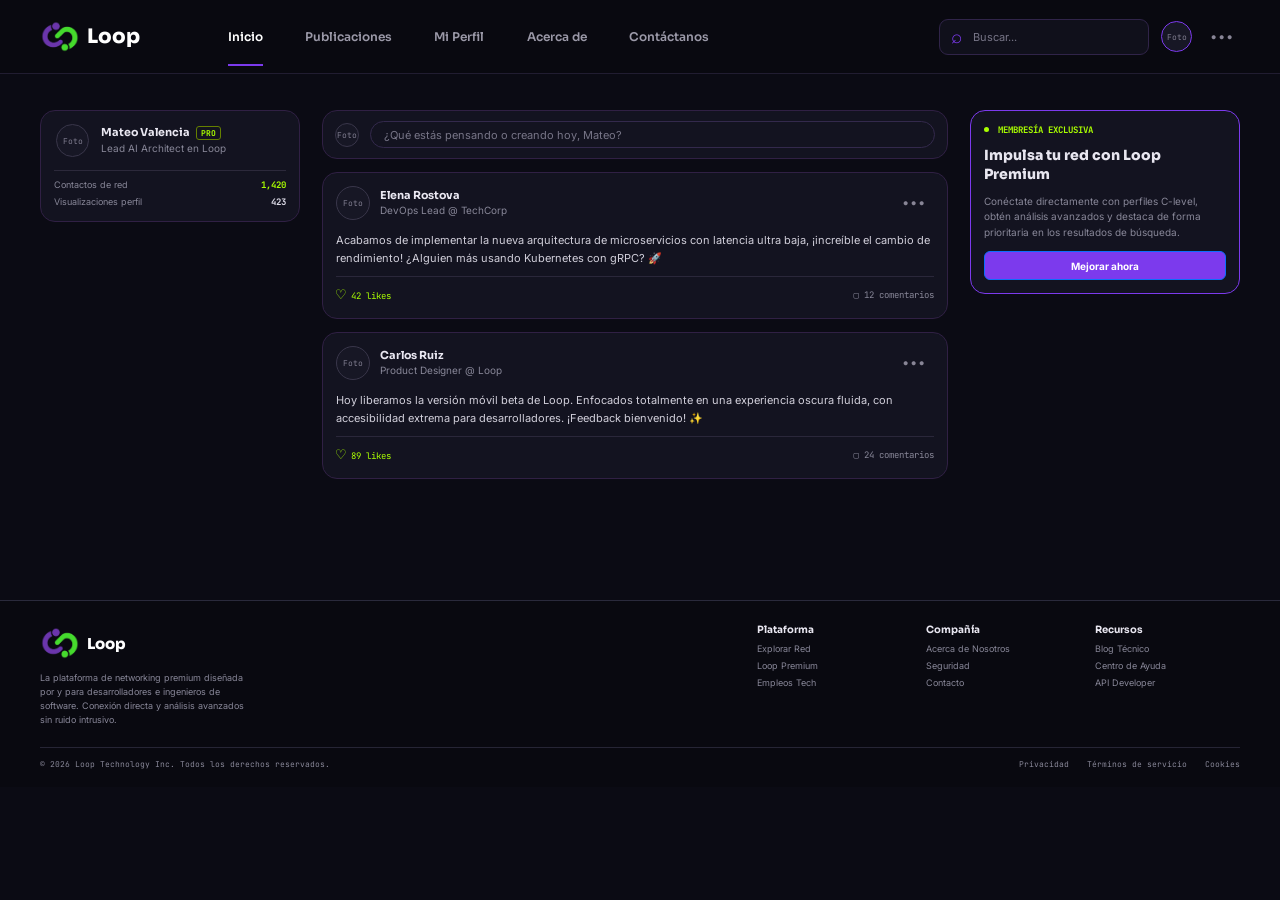
<file: index.html>
<!doctype html>
<html lang="es">

<head>
    <!-- METADATOS Y CONFIGURACIÓN DEL DOCUMENTO -->
    <meta charset="utf-8">
    <meta name="viewport" content="width=device-width, initial-scale=1">
    <meta name="theme-color" content="#0b0b14">
    <title>Loop — Inicio</title>

    <!-- LIBRERÍAS EXTERNAS (Bootstrap y Google Fonts) -->
    <!-- Bootstrap 5.3.8 - Framework CSS para diseño responsivo -->
    <link href="https://cdn.jsdelivr.net/npm/bootstrap@5.3.8/dist/css/bootstrap.min.css" rel="stylesheet"
        integrity="sha384-sRIl4kxILFvY47J16cr9ZwB07vP4J8+LH7qKQnuqkuIAvNWLzeN8tE5YBujZqJLB" crossorigin="anonymous">

    <!-- Google Fonts - Tipografía personalizada -->
    <link rel="preconnect" href="https://fonts.googleapis.com">
    <link rel="preconnect" href="https://fonts.gstatic.com" crossorigin>
    <link
        href="https://fonts.googleapis.com/css2?family=Inter:wght@400;500;600;700&family=JetBrains+Mono:wght@400;700&family=Sora:wght@400;600;700;800&display=swap"
        rel="stylesheet">


    <!-- ============================================
       HOJAS DE ESTILO PERSONALIZADAS
       ============================================ -->

   
   <link rel="stylesheet" href="../CSS/global.css">
  <!-- Estilos específicos de Misión, Visión y Equipo -->
   <link rel="stylesheet" href="../CSS/home.css">

</head>

<!-- CUERPO DEL DOCUMENTO -->
<body>

  <!-- ENCABEZADO / BARRA DE NAVEGACIÓN -->
    <div id="menuContainer"></div>
  <!-- CONTENIDO PRINCIPAL DE LA PÁGINA -->
  <main class="page-layout" id="inicio">
    
    <!-- COLUMNA IZQUIERDA - PERFIL DE USUARIO -->
    <aside class="profile-card panel" aria-label="Resumen del perfil">
      <div class="profile-heading">
        <!-- Avatar y datos del usuario -->
        <div class="avatar"><span class="image-placeholder">Foto</span></div>
        <div>
          <div class="name-line">
            <h2>Mateo Valencia</h2>
            <span class="badge pro">PRO</span>
          </div>
          <p class="muted">Lead AI Architect en Loop</p>
        </div>
      </div>
      
      <!-- Estadísticas del perfil -->
      <div class="stats">
        <div><span>Contactos de red</span><strong class="lime-text">1,420</strong></div>
        <div><span>Visualizaciones perfil</span><strong>423</strong></div>
      </div>
    </aside>

    <!-- COLUMNA CENTRAL - FEED DE PUBLICACIONES -->
    <section class="feed" aria-label="Publicaciones">
      
      <!-- Composición de nueva publicación -->
      <form class="composer panel" action="#" method="get">
        <div class="avatar avatar-mini"><span class="image-placeholder">Foto</span></div>
        <label class="composer-input">
          <span class="visually-hidden">Comparte una publicación</span>
          <input type="text" placeholder="¿Qué estás pensando o creando hoy, Mateo?">
        </label>
      </form>

      <!-- Publicación 1 - Elena Rostova -->
      <article class="post panel">
        <header class="post-header">
          <div class="avatar"><span class="image-placeholder">Foto</span></div>
          <div class="post-author">
            <h2>Elena Rostova</h2>
            <p class="muted">DevOps Lead @ TechCorp</p>
          </div>
          <button class="more" aria-label="Más opciones">•••</button>
        </header>
        <p class="post-copy">Acabamos de implementar la nueva arquitectura de microservicios con latencia ultra baja, ¡increíble el cambio de rendimiento! ¿Alguien más usando Kubernetes con gRPC? 🚀</p>
        <footer class="post-actions">
          <button class="like"><span aria-hidden="true">♡</span> 42 likes</button>
          <button class="comments"><span aria-hidden="true">▢</span> 12 comentarios</button>
        </footer>
      </article>

      <!-- Publicación 2 - Carlos Ruiz -->
      <article class="post panel">
        <header class="post-header">
          <div class="avatar"><span class="image-placeholder">Foto</span></div>
          <div class="post-author">
            <h2>Carlos Ruiz</h2>
            <p class="muted">Product Designer @ Loop</p>
          </div>
          <button class="more" aria-label="Más opciones">•••</button>
        </header>
        <p class="post-copy">Hoy liberamos la versión móvil beta de Loop. Enfocados totalmente en una experiencia oscura fluida, con accesibilidad extrema para desarrolladores. ¡Feedback bienvenido! ✨</p>
        <footer class="post-actions">
          <button class="like"><span aria-hidden="true">♡</span> 89 likes</button>
          <button class="comments"><span aria-hidden="true">▢</span> 24 comentarios</button>
        </footer>
      </article>
    </section>

    <!-- COLUMNA DERECHA - CARD PREMIUM -->
    <aside class="premium-card panel">
      <p class="eyebrow lime-text"><span class="status-dot"></span> MEMBRESÍA EXCLUSIVA</p>
      <h2>Impulsa tu red con Loop Premium</h2>
      <p class="muted">Conéctate directamente con perfiles C-level, obtén análisis avanzados y destaca de forma prioritaria en los resultados de búsqueda.</p>
      <a class="primary-button btn btn-primary w-100" href="#premium">Mejorar ahora</a>
    </aside>
  </main>


<!-- ============================================
       PIE DE PÁGINA / FOOTER
       ============================================ -->

<!-- PIE DE PÁGINA / FOOTER -->
  <!-- Pie compartido con Inicio y Contáctanos -->
   <div id="footerContainer"></div>


  <!-- ============================================
       SCRIPTS - Bootstrap JS
       ============================================ -->
<script type="module" src="./JS/main.js"></script>
  <script src="https://cdn.jsdelivr.net/npm/bootstrap@5.3.8/dist/js/bootstrap.bundle.min.js"
    integrity="sha384-FKyoEForCGlyvwx9Hj09JcYn3nv7wiPVlz7YYwJrWVcXK/BmnVDxM+D2scQbITxI" crossorigin="anonymous">
  </script>
</body>
</html>
</file>
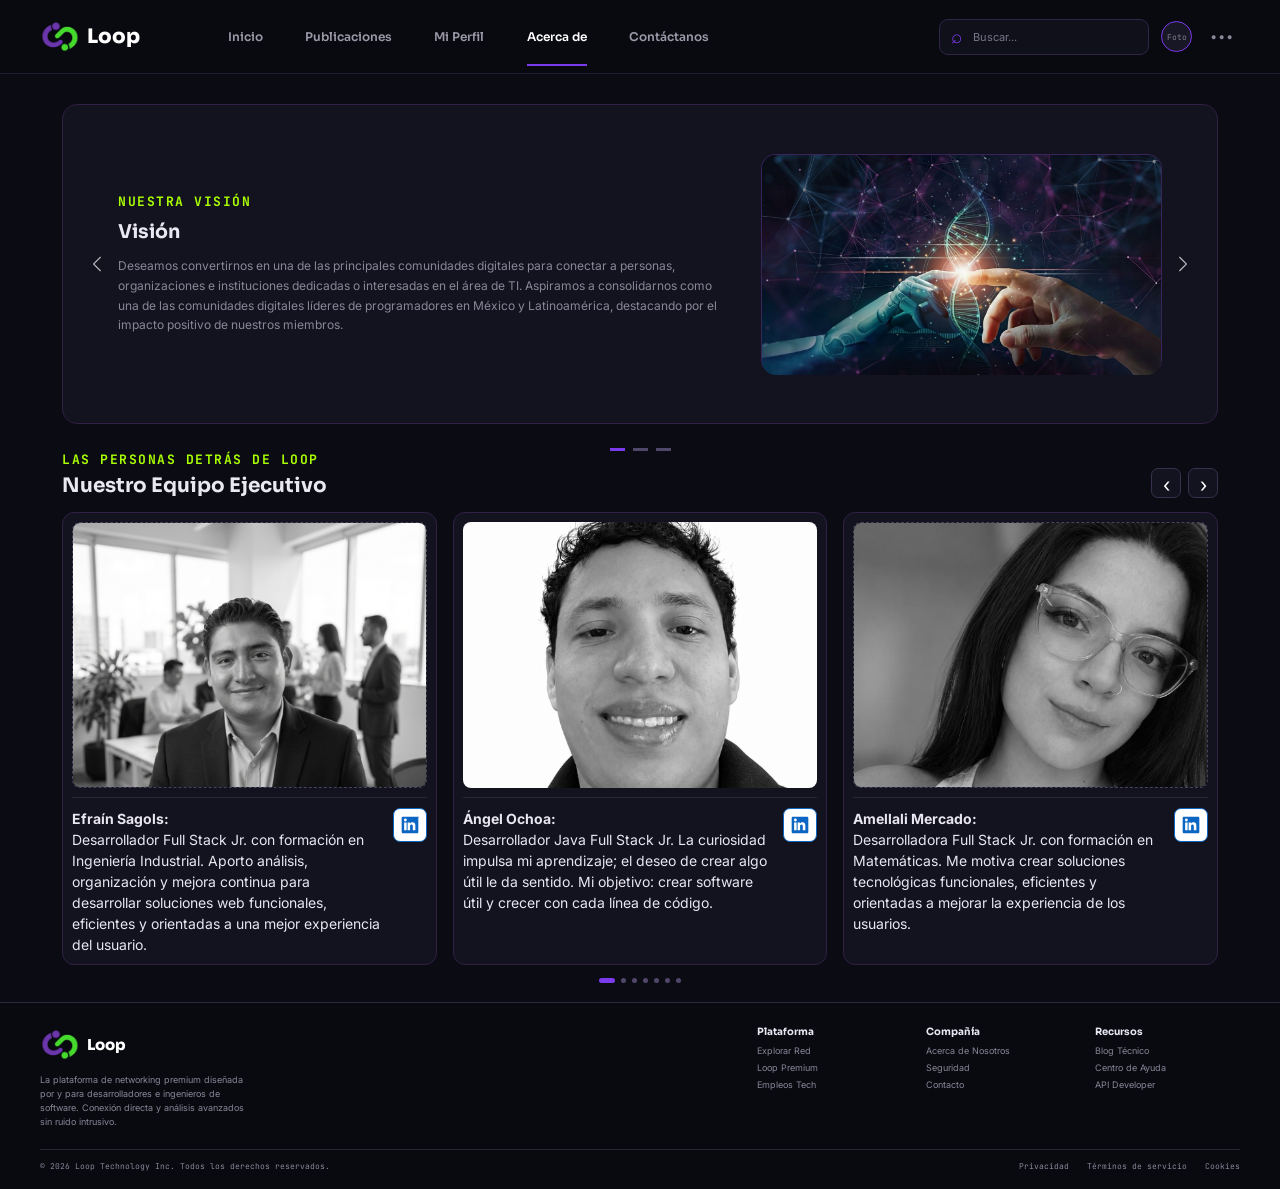
<file: html/acercade.html>
<!doctype html>
<html lang="es">

<head>
  <meta charset="utf-8">
  <meta name="viewport" content="width=device-width, initial-scale=1">
  <meta name="theme-color" content="#0b0b14">
  <meta name="description" content="Conoce la misión, visión y valores de Loop, así como al equipo ejecutivo detrás de la plataforma.">
  <title>Loop — Acerca de nosotros</title>
  <!-- Bootstrap 5.3.8: mismos enlaces que las páginas anteriores -->
  <link href="https://cdn.jsdelivr.net/npm/bootstrap@5.3.8/dist/css/bootstrap.min.css" rel="stylesheet"
    integrity="sha384-sRIl4kxILFvY47J16cr9ZwB07vP4J8+LH7qKQnuqkuIAvNWLzeN8tE5YBujZqJLB" crossorigin="anonymous">
  <!-- Tipografías del sistema visual Loop -->
  <link rel="preconnect" href="https://fonts.googleapis.com">
  <link rel="preconnect" href="https://fonts.gstatic.com" crossorigin>
  <link
    href="https://fonts.googleapis.com/css2?family=Inter:wght@400;500;600;700&family=JetBrains+Mono:wght@400;700&family=Sora:wght@400;600;700;800&display=swap"
    rel="stylesheet">
  <!-- Hoja CSS unificada para Inicio y Acerca de nosotros -->
  <!-- <link rel="stylesheet" href="../CSS/styles.css">-->
  <link rel="stylesheet" href="../CSS/global.css">
  <!-- Estilos específicos de Misión, Visión y Equipo -->
   <link rel="stylesheet" href="../CSS/home.css">
    <link rel="stylesheet" href="../CSS/nosotros.css">
</head>

<body>

  <!-- Navegación compartida; logotipo y avatar son espacios reservados -->
  <div id="menuContainer"></div>

  <main class="about-page container-fluid">
    <!-- Carrusel de contenido institucional: misión, visión y valores -->
    <section class="about-content" aria-label="Misión, visión y valores">
      <div id="aboutCarousel" class="carousel slide" data-bs-ride="false" data-bs-touch="true">
        <div class="carousel-inner">
          <!-- Visión -->
          <article class="carousel-item active">
            <div class="mission-panel">

              <div class="mission-copy">
                <p class="about-kicker">NUESTRA VISIÓN</p>

                <h2>Visión</h2>

                <p>
                  Deseamos convertirnos en una de las principales comunidades digitales
                  para conectar a personas, organizaciones e instituciones dedicadas o
                  interesadas en el área de TI. Aspiramos a consolidarnos como una de las
                  comunidades digitales líderes de programadores en México y Latinoamérica,
                  destacando por el impacto positivo de nuestros miembros.
                </p>
              </div>

              <div class="about-image-placeholder imgVision" role="img">
                <img src="../images/nosotros/vision.jpeg" alt="Imagen relacionada con la visión de Loop">
              </div>

            </div>
          </article>
          <!-- Misión: texto e imagen quedan como contenido editable/reservado -->
          <article class="carousel-item">
            <div class="mission-panel">
              <div class="mission-copy">
                <p class="about-kicker">NUESTRA MISIÓN</p>

                <h2>Misión</h2>
                <br>
                <p>Conectar a desarrolladores y entusiastas de la tecnología para fomentar relaciones genuinas,
                  colaboración y crecimiento personal y profesional. Creamos una plataforma digital accesible, segura e
                  inclusiva que permite a la comunidad aprender, compartir conocimientos y descubrir oportunidades
                  únicas, para transformar y liderar el entorno tecnológico actual.</p>

                <div class="value-tags"><span>LATENCIA CERO</span><span>PRIVACIDAD ENCRIPTADA</span></div>
              </div>
              <div class="about-image-placeholder">
                <img src="../images/nosotros/codeInGlasses.jpg" alt="Desarrollador trabajando frente a una computadora">
              </div>
            </div>
          </article>
          <!-- Valores-->
          <article class="carousel-item">
            <div class="values-panel panel">
              <p class="about-kicker">NUESTROS VALORES</p>
              <h2>Principios que nos conectan</h2>

              <!-- Contenedor ajustado para 4 tarjetas -->
              <div class="row g-3 justify-content-center">

                <!-- Tarjeta 1: Respeto y Privacidad -->
                <div class="col-12 col-md-6 col-lg-3">
                  <div class="value-card">
                    <span class="value-mark">01</span>
                    <h3>Respeto y Privacidad</h3>
                    <p>Datos tratados de forma ética, protegida y sin algoritmos extractivos.</p>
                  </div>
                </div>

                <!-- Tarjeta 2: Colaboración -->
                <div class="col-12 col-md-6 col-lg-3">
                  <div class="value-card">
                    <span class="value-mark">02</span>
                    <h3>Colaboración</h3>
                    <p>El trabajo en equipo como motor de innovación.</p>
                  </div>
                </div>

                <!-- Tarjeta 3: Inclusión -->
                <div class="col-12 col-md-6 col-lg-3">
                  <div class="value-card">
                    <span class="value-mark">03</span>
                    <h3>Inclusión</h3>
                    <p>Diversidad de perfiles, experiencias y habilidades.</p>
                  </div>
                </div>

                <!-- Tarjeta 4: Empleabilidad -->
                <div class="col-12 col-md-6 col-lg-3">
                  <div class="value-card">
                    <span class="value-mark">04</span>
                    <h3>Empleabilidad</h3>
                    <p>El poder de la red para abrir oportunidades laborales.</p>
                  </div>
                </div>

              </div>
            </div>
          </article>
        </div>
        <!-- Controles accesibles para recorrer misión, visión y valores -->
        <button class="carousel-control-prev about-control" type="button" data-bs-target="#aboutCarousel"
          data-bs-slide="prev" aria-label="Anterior"><span class="carousel-control-prev-icon"
            aria-hidden="true"></span></button>
        <button class="carousel-control-next about-control" type="button" data-bs-target="#aboutCarousel"
          data-bs-slide="next" aria-label="Siguiente"><span class="carousel-control-next-icon"
            aria-hidden="true"></span></button>
        <div class="carousel-indicators about-indicators">
          <button type="button" data-bs-target="#aboutCarousel" data-bs-slide-to="0" class="active" aria-current="true"
            aria-label="Visión"></button>
          <button type="button" data-bs-target="#aboutCarousel" data-bs-slide-to="1" aria-label="Misión"></button>
          <button type="button" data-bs-target="#aboutCarousel" data-bs-slide-to="2" aria-label="Valores"></button>
        </div>
      </div>
    </section>



    <!-- Carrusel horizontal de siete tarjetas vacías del equipo ejecutivo -->
    <section class="executive-team" aria-labelledby="team-title">
      <div class="team-heading">
        <div>
          <p class="about-kicker">LAS PERSONAS DETRÁS DE LOOP</p>
          <h2 id="team-title">Nuestro Equipo Ejecutivo</h2>
        </div>
        <div class="team-controls"><button type="button" class="team-arrow" data-team-direction="prev"
            aria-label="Ver integrantes anteriores">‹</button><button type="button" class="team-arrow"
            data-team-direction="next" aria-label="Ver integrantes siguientes">›</button></div>
      </div>
      <div class="team-viewport">
        <div class="team-track">
          <!-- En cada tarjeta: agrega la descripción dentro de <p> y href="URL_DE_LINKEDIN" en su enlace para activar el icono. -->
          <!-- Tarjeta de Efraín -->
          <article class="team-card panel">
            <div class="team-photo-placeholder">
              <img src="../images/nosotros/efrain.jpg" alt="Fotografía de Efraín Sagols">
            </div>

            <div class="team-description">
              <p>
                <strong>Efraín Sagols:</strong>
                <br>
                Desarrollador Full Stack Jr. con formación en Ingeniería Industrial.
                Aporto análisis, organización y mejora continua para desarrollar
                soluciones web funcionales, eficientes y orientadas a una mejor
                experiencia del usuario.
              </p>

              <a class="team-linkedin" href="https://www.linkedin.com/in/ingefrainsagols/" target="_blank"
                rel="noopener noreferrer" aria-label="Ver perfil de Efraín Sagols en LinkedIn">
                <svg viewBox="0 0 24 24" width="24" height="24" aria-hidden="true" focusable="false"
                  xmlns="http://www.w3.org/2000/svg">
                  <path fill="currentColor"
                    d="M20.45 2H3.55C2.69 2 2 2.68 2 3.52v16.96c0 .84.69 1.52 1.55 1.52h16.9c.86 0 1.55-.68 1.55-1.52V3.52c0-.84.69-1.52 1.55-1.52ZM7.93 18.34H4.96V9.02h2.97v9.32ZM6.45 7.75a1.72 1.72 0 1 1 0-3.44 1.72 1.72 0 0 1 0 3.44Zm11.89 10.59h-2.97v-4.53c0-1.08-.02-2.47-1.51-2.47-1.51 0-1.74 1.18-1.74 2.39v4.61H9.15V9.02h2.85v1.27h.04c.4-.73 1.37-1.51 2.82-1.51 3.01 0 3.57 1.98 3.57 4.56v5Z" />
                </svg>
              </a>
            </div>
          </article>
          <article class="team-card panel">
            <div class="team-photo-placeholder foto-angel-marco">
              <img src="../images/nosotros/angel.png" alt="Fotografía de Ángel Ochoa" class="foto-angel">
            </div>
            <div class="team-description">
              <p>
                <strong> Ángel Ochoa: </strong>
                <br>
                Desarrollador Java Full Stack Jr.
                La curiosidad impulsa mi aprendizaje; el deseo de crear algo útil le da sentido.
                Mi objetivo: crear software útil y crecer con cada línea de código.
              </p>
              <a class="team-linkedin" href="https://www.linkedin.com/in/angel-j-ochoa-dev/" target="_blank"
                rel="noopener noreferrer" aria-label="Ver perfil de Ángel Ochoa en LinkedIn">
                <svg viewBox="0 0 24 24" aria-hidden="true" focusable="false">
                  <path
                    d="M20.45 2H3.55C2.69 2 2 2.68 2 3.52v16.96c0 .84.69 1.52 1.55 1.52h16.9c.86 0 1.55-.68 1.55-1.52V3.52c0-.84-.69-1.52-1.55-1.52ZM7.93 18.34H4.96V9.02h2.97v9.32ZM6.45 7.75a1.72 1.72 0 1 1 0-3.44 1.72 1.72 0 0 1 0 3.44Zm11.89 10.59h-2.97v-4.53c0-1.08-.02-2.47-1.51-2.47-1.51 0-1.74 1.18-1.74 2.39v4.61H9.15V9.02h2.85v1.27h.04c.4-.73 1.37-1.51 2.82-1.51 3.01 0 3.57 1.98 3.57 4.56v5Z" />
                </svg>
              </a>
            </div>
          </article>
          <article class="team-card panel">

            <div class="team-photo-placeholder">
              <img src="../images/nosotros/angelica.jpeg" alt="Fotografía de Angélica">
            </div>
            <div class="team-description">
              <p>
                <strong> Amellali Mercado: </strong>
                <br>
                Desarrolladora Full Stack Jr. con formación en Matemáticas.
                Me motiva crear soluciones tecnológicas funcionales, eficientes
                y orientadas a mejorar la experiencia de los usuarios.
              </p>
              <a class="team-linkedin" href="https://www.linkedin.com/in/ameaguilar/" target="_blank"
                rel="noopener noreferrer" aria-label="Ver perfil de Amellali Mercado en LinkedIn">
                <svg viewBox="0 0 24 24" aria-hidden="true" focusable="false">
                  <path
                    d="M20.45 2H3.55C2.69 2 2 2.68 2 3.52v16.96c0 .84.69 1.52 1.55 1.52h16.9c.86 0 1.55-.68 1.55-1.52V3.52c0-.84-.69-1.52-1.55-1.52ZM7.93 18.34H4.96V9.02h2.97v9.32ZM6.45 7.75a1.72 1.72 0 1 1 0-3.44 1.72 1.72 0 0 1 0 3.44Zm11.89 10.59h-2.97v-4.53c0-1.08-.02-2.47-1.51-2.47-1.51 0-1.74 1.18-1.74 2.39v4.61H9.15V9.02h2.85v1.27h.04c.4-.73 1.37-1.51 2.82-1.51 3.01 0 3.57 1.98 3.57 4.56v5Z" />
                </svg>
              </a>
            </div>
          </article>
          <article class="team-card panel">
            <div class="team-photo-placeholder">
              <img src="../images/nosotros/karen.jpeg" alt="Fotografía de Karen López">
            </div>
            <div class="team-description">
              <p>
                <strong>Karen López:</strong><br>
                Desarrolladora Java Full Stack Jr. con formación en Relaciones Comerciales.
                Mi meta es crear tecnología útil, optimizar
                la experiencia de usuario y seguir evolucionando.
              </p>
              <a class="team-linkedin" href="https://www.linkedin.com/in/karen-lopez-b08716435/" target="_blank"
                rel="noopener noreferrer" aria-label="Ver perfil de Karen López en LinkedIn">
                <svg viewBox="0 0 24 24" aria-hidden="true" focusable="false">
                  <path
                    d="M20.45 2H3.55C2.69 2 2 2.68 2 3.52v16.96c0 .84.69 1.52 1.55 1.52h16.9c.86 0 1.55-.68 1.55-1.52V3.52c0-.84-.69-1.52-1.55-1.52ZM7.93 18.34H4.96V9.02h2.97v9.32ZM6.45 7.75a1.72 1.72 0 1 1 0-3.44 1.72 1.72 0 0 1 0 3.44Zm11.89 10.59h-2.97v-4.53c0-1.08-.02-2.47-1.51-2.47-1.51 0-1.74 1.18-1.74 2.39v4.61H9.15V9.02h2.85v1.27h.04c.4-.73 1.37-1.51 2.82-1.51 3.01 0 3.57 1.98 3.57 4.56v5Z" />
                </svg>
              </a>
            </div>
          </article>
          <article class="team-card panel">
            <div class="team-photo-placeholder">
              <img src="../images/nosotros/alvaro.jpeg" alt="Fotografía de Álvaro Terrones">
            </div>
            <div class="team-description">
              <p>
                <strong>Álvaro Terrones:</strong><br>
                Desarrollador Full Stack Jr. en formación, enfocado en Java y lógica de backend. Me motiva crear
                soluciones funcionales, eficientes y orientadas a mejorar la experiencia del usuario.
              </p>
              <a class="team-linkedin" href="https://www.linkedin.com/in/%C3%A1lvaro-terrones-15ba18354/"
                target="_blank" rel="noopener noreferrer" aria-label="Ver perfil de Álvaro Terrones en LinkedIn">
                <svg viewBox="0 0 24 24" aria-hidden="true" focusable="false">
                  <path
                    d="M20.447 20.452h-3.554v-5.569c0-1.328-.027-3.037-1.852-3.037-1.853 0-2.136 1.445-2.136 2.939v5.667H9.351V9h3.414v1.561h.046c.477-.9 1.637-1.85 3.37-1.85 3.601 0 4.267 2.37 4.267 5.455v6.286zM5.337 7.433c-1.144 0-2.063-.926-2.063-2.065 0-1.138.92-2.063 2.063-2.063 1.14 0 2.064.925 2.064 2.063 0 1.139-.925 2.065-2.064 2.065zm1.777 13.019H3.56V9h3.554v11.452z">
                  </path>
                </svg>
              </a>
            </div>
          </article>

          <article class="team-card panel">
            <div class="team-photo-placeholder">
              <img src="../images/nosotros/SelenePhoto.jpg" alt="Fotografía de Selene Kanagusico">
            </div>
            <div class="team-description">
              <p>
                <strong> Selene Kanagusico: </strong>
                <br>
                Desarrolladora Full Stack Jr. Aplique la metodología Scrum para definir,
                priorizar, programar, probar y entregar incrementos de software, optimizando
                la experiencia web de usuario.
              </p>
              <a class="team-linkedin"
                href="https://www.linkedin.com/in/selene-kanagusico-developer/?isSelfProfile=true" target="_blank"
                rel="noopener noreferrer" aria-label="Ver perfil de Selene Kanagusico en LinkedIn">
                <svg viewBox="0 0 24 24" aria-hidden="true" focusable="false">
                  <path
                    d="M20.45 2H3.55C2.69 2 2 2.68 2 3.52v16.96c0 .84.69 1.52 1.55 1.52h16.9c.86 0 1.55-.68 1.55-1.52V3.52c0-.84-.69-1.52-1.55-1.52ZM7.93 18.34H4.96V9.02h2.97v9.32ZM6.45 7.75a1.72 1.72 0 1 1 0-3.44 1.72 1.72 0 0 1 0 3.44Zm11.89 10.59h-2.97v-4.53c0-1.08-.02-2.47-1.51-2.47-1.51 0-1.74 1.18-1.74 2.39v4.61H9.15V9.02h2.85v1.27h.04c.4-.73 1.37-1.51 2.82-1.51 3.01 0 3.57 1.98 3.57 4.56v5Z" />
                </svg>
              </a>
            </div>
          </article>
          <!-- Seccion Victor  -->
          <article class="team-card panel">

            <!-- FOTO DEL INTEGRANTE -->
            <div class="team-photo-placeholder">
              <img src="../images/nosotros/victor.jpg" alt="Fotografía de Víctor Manuel Lázaro Bravo">
            </div>

            <!-- DESCRIPCIÓN Y REDES SOCIALES -->
            <div class="team-description">

              <p>
                <strong>Víctor Manuel Lázaro Bravo : </strong><br>
                Ingeniero en Tecnologías de la Información y Comunicación.<br>
                Apasionado por el desarrollo, la programación y la tecnología.
              </p>


              <!-- LINKEDIN -->
              <a class="team-linkedin" href="https://www.linkedin.com/in/victormlazaro/ " target="_blank"
                rel="noopener noreferrer" aria-label="Ver perfil de LinkedIn de Víctor Lázaro">
                <svg viewBox="0 0 24 24" aria-hidden="true" focusable="false">
                  <path
                    d="M20.45 2H3.55C2.69 2 2 2.68 2 3.52v16.96c0 .84.69 1.52 1.55 1.52h16.9c.86 0 1.55-.68 1.55-1.52V3.52C22 2.68 21.31 2 20.45 2ZM7.93 18.34H4.96V9.02h2.97v9.32ZM6.45 7.75a1.72 1.72 0 1 1 0-3.44 1.72 1.72 0 0 1 0 3.44Zm11.89 10.59h-2.97v-4.53c0-1.08-.02-2.47-1.51-2.47-1.51 0-1.74 1.18-1.74 2.39v4.61H9.15V9.02h2.85v1.27h.04c.4-.73 1.37-1.51 2.82-1.51 3.01 0 3.57 1.98 3.57 4.56v5Z" />
                </svg>
              </a>

              <!-- GITHUB -->
              <a class="team-github" href="https://github.com/VictorLazaro0" target="_blank" rel="noopener noreferrer"
                aria-label="Ver perfil de GitHub de Víctor Lázaro">
                <svg viewBox="0 0 24 24" aria-hidden="true" focusable="false">
                  <path
                    d="M12 .5C5.65.5.5 5.65.5 12c0 5.08 3.29 9.39 7.86 10.91.57.1.78-.25.78-.55v-2.15c-3.2.7-3.88-1.35-3.88-1.35-.52-1.33-1.28-1.69-1.28-1.69-1.04-.71.08-.7.08-.7 1.15.08 1.76 1.18 1.76 1.18 1.02 1.75 2.68 1.25 3.33.96.1-.74.4-1.25.73-1.54-2.55-.29-5.23-1.28-5.23-5.69 0-1.26.45-2.29 1.18-3.1-.12-.29-.51-1.47.11-3.06 0 0 .96-.31 3.15 1.18a10.9 10.9 0 0 1 5.74 0c2.19-1.49 3.15-1.18 3.15-1.18.62 1.59.23 2.77.11 3.06.73.81 1.18 1.84 1.18 3.1 0 4.42-2.69 5.39-5.25 5.67.41.36.78 1.08.78 2.18v3.23c0 .3.21.66.79.55A11.51 11.51 0 0 0 23.5 12C23.5 5.65 18.35.5 12 .5Z" />
                </svg>
              </a>

            </div>
          </article>
        </div>



      </div>
      </div>
      <div class="team-pagination" aria-hidden="true"><span
          class="current"></span><span></span><span></span><span></span><span></span><span></span><span></span></div>
    </section>
  </main>

  <!-- Pie compartido con Inicio y Contáctanos -->
   <div id="footerContainer"></div>

  <!-- Bootstrap para el carrusel institucional; controlador del carrusel del equipo -->
   <script type="module" src="../JS/main.js"></script>
  <script src="https://cdn.jsdelivr.net/npm/bootstrap@5.3.8/dist/js/bootstrap.bundle.min.js"
    integrity="sha384-FKyoEForCGlyvwx9Hj09JcYn3nv7wiPVlz7YYwJrWVcXK/BmnVDxM+D2scQbITxI" crossorigin="anonymous">
  </script>
 

</body>

</html>
</file>
<file: CSS/global.css>
/* Importación de fuentes tipográficas desde Google Fonts */
@import url('https://fonts.googleapis.com/css2?family=Inter:wght@400;500;600;700&family=JetBrains+Mono:wght@400;700&family=Sora:wght@400;600;700;800&display=swap');

/* Declaración de variables globales de CSS (Custom Properties) */
:root {
  color-scheme: dark; /* Indica al navegador que la aplicación usa un tema oscuro nativo */
  --space-black: #0b0b14; /* Color de fondo principal ultra oscuro */
  --modular-gray: #131320; /* Color de fondo para paneles y tarjetas */
  --white: #ffffff; /* Color blanco puro para texto destacado */
  --neutral-gray: #9ca3af; /* Color gris secundario para textos de menor jerarquía */
  --vivid-purple: #7c3aed; /* Color violeta primario para acentos y botones */
  --electric-violet: #753bbd; /* Variante de violeta para estados hover */
  --neon-green: #10b981; /* Verde neón para estados activos/éxito */
  --border-gray: #2a2a3c; /* Color para bordes sutiles */
  --lime: #aaff00; /* Verde lima vibrante para indicadores y badges */
  --text-muted: #888798; /* Color para texto atenuado o secundario */
  --heading-font: "Sora", sans-serif; /* Fuente tipográfica principal para títulos */
  --body-font: "Inter", sans-serif; /* Fuente tipográfica para texto de cuerpo */
  --mono-font: "JetBrains Mono", monospace; /* Fuente monoespaciada para datos y badges */
}

/* Regla de reseteo universal para el modelo de caja */
* { 
  box-sizing: border-box; /* Incluye el padding y border dentro del ancho y alto total */
}

/* Configuración base del elemento HTML */
html { 
  min-width: 320px; /* Evita que la pantalla se reduzca a menos de 320px para prevenir colapsos */
  background: var(--space-black); /* Aplica el fondo principal oscuro */
}

/* Estilos globales para el cuerpo del documento */
body { 
  margin: 0; /* Elimina los márgenes por defecto del navegador */
  background: var(--space-black); /* Fondo general de la página */
  color: #e8e6f0; /* Color de texto por defecto */
  font: 400 14px/1.5 var(--body-font); /* Fuente: peso 400, tamaño 14px, interlineado 1.5 */
}

/* Estilos base para hipervínculos */
a { 
  color: inherit; /* Hereda el color del elemento padre */
  text-decoration: none; /* Elimina el subrayado por defecto de los enlaces */
}

/* Normalización de fuentes en formularios */
button, input { 
  font: inherit; /* Fuerza a botones e inputs a usar la fuente heredada */
}

/* Normalización de color en botones */
button { 
  color: inherit; /* Hereda el color de texto del padre */
}

/* ==========================================
   HEADER & NAVEGACIÓN
   ========================================== */

/* Encabezado principal del sitio */
.site-header { 
  height: 74px; /* Altura fija del header */
  background: #090910; /* Fondo oscuro específico para el header */
  border-bottom: 1px solid #211d31; /* Borde inferior para separar del contenido */
}

/* Contenedor interno del encabezado para centrar el contenido */
.nav-shell { 
  width: min(1200px, calc(100% - 48px)); /* Ancho máximo de 1200px o 100% menos 48px de margen */
  height: 100%; /* Ocupa el 100% de la altura del .site-header */
  margin: auto; /* Centra horizontalmente el contenedor */
  display: flex; /* Activa el modelo Flexbox */
  align-items: center; /* Centra verticalmente los elementos fijos */
  gap: 28px; /* Espacio de 28px entre los elementos del flex */
}

/* Bloque del logo o marca comercial */
.brand { 
  display: inline-flex; /* Flexbox en línea para alinear icono y texto */
  align-items: center; /* Centra verticalmente el contenido interno */
  gap: 7px; /* Espaciado interno entre icono y texto */
  flex: 0 0 160px; /* Flex no crece, no se reduce y tiene un ancho base de 160px */
  color: var(--white); /* Texto en color blanco */
  font: 800 20px/1 var(--heading-font); /* Fuente: peso 800, tamaño 20px, interlineado 1 */
}

/* Espacio temporal o marcador de posición para el logo */
.logo-placeholder { 
  display: inline-block; /* Comportamiento en línea con propiedad de bloque */
  width: 29px; /* Ancho fijo del logo */
  height: 25px; /* Altura fija del logo */
  border: 1px dashed #79758b; /* Borde punteado en color gris */
  border-radius: 5px; /* Esquinas ligeramente redondeadas */
}

/* Lista/Contenedor de enlaces de navegación */
.nav-links { 
  display: flex; /* Layout Flexbox horizontal */
  align-self: stretch; /* Se estira para ocupar toda la altura del padre */
  align-items: center; /* Centra verticalmente los elementos */
  gap: clamp(20px, 3.3vw, 48px); /* Espaciado fluido dinámico de 20px a 48px según la pantalla */
  flex: 1; /* Ocupa todo el espacio sobrante en el contenedor */
}

/* Cada enlace individual de navegación */
.nav-link { 
  display: flex; /* Flexbox para centrado interno */
  height: 100%; /* Toma toda la altura del contenedor padre */
  align-items: center; /* Centrado vertical */
  position: relative; /* Posicionamiento relativo para la línea indicadora absoluta */
  color: #9b99a8; /* Color de texto inactivo */
  font: 600 12px var(--heading-font); /* Fuente: peso 600, 12px con la tipografía de títulos */
}

/* Estado hover y activo de los enlaces */
.nav-link:hover, .nav-link.active { 
  color: var(--white); /* Cambia el color a blanco al pasar el cursor o estar activo */
}

/* Indicador visual de la pestaña activa (línea inferior) */
.nav-link.active::after { 
  content: ""; /* Pseudoelemento sin texto */
  position: absolute; /* Posicionamiento absoluto respecto a .nav-link */
  height: 2px; /* Grosor de la línea */
  left: 0; /* Se extiende desde la izquierda */
  right: 0; /* Hasta la derecha */
  bottom: 7px; /* Distancia respecto al fondo */
  background: var(--vivid-purple); /* Color morado para indicar selección */
}

/* Área de acciones a la derecha del header (búsqueda, usuario, etc.) */
.nav-actions { 
  display: flex; /* Layout Flexbox horizontal */
  align-items: center; /* Centrado vertical */
  gap: 12px; /* Espacio de 12px entre acciones */
}

/* Caja contenedora del buscador */
.search-box { 
  height: 36px; /* Altura del buscador */
  width: 210px; /* Ancho fijo del buscador */
  display: flex; /* Flexbox horizontal */
  align-items: center; /* Centra verticalmente icono e input */
  gap: 9px; /* Espacio entre el icono y la caja de texto */
  padding: 0 11px; /* Relleno interno horizontal */
  border: 1px solid #302449; /* Borde violeta oscuro */
  border-radius: 9px; /* Esquinas redondeadas */
  background: #10101b; /* Fondo oscuro */
  color: var(--vivid-purple); /* Color de texto neutro */
}

/* Icono dentro de la caja de búsqueda */
.search-box > span { 
  font-size: 19px; /* Tamaño del icono */
  line-height: 1; /* Elimina espacio vertical extra */
}

/* Campos de entrada en la búsqueda y el compositor */
.search-box input, .composer-input input { 
  min-width: 0; /* Previene desbordamientos en contenedores Flexbox */
  width: 100%; /* Ocupa todo el ancho libre dentro del contenedor */
  border: 0; /* Elimina borde por defecto */
  outline: 0; /* Elimina el borde al hacer foco */
  color: var(--white); /* Texto escrito en color blanco */
  background: transparent; /* Fondo transparente */
  font: 400 11px var(--body-font); /* Fuente: peso 400, 11px */
}

/* Estilo para el texto de sugerencia (placeholder) en inputs */
.search-box input::placeholder, .composer-input input::placeholder { 
  color: #777587; /* Color de texto secundario para el placeholder */
  opacity: 1; /* Asegura opacidad completa */
}

/* Contenedor del avatar de usuario */
.avatar { 
  width: 34px; /* Ancho fijo */
  height: 34px; /* Altura fija */
  flex: 0 0 auto; /* Evita que el avatar se deforme en Flexbox */
  display: grid; /* Grid Layout */
  place-items: center; /* Centra perfectamente el contenido (imagen o iniciales) */
  border: 1px solid #39364a; /* Borde circular gris */
  border-radius: 50%; /* Hace que la caja sea completamente circular */
  background: #171725; /* Fondo del avatar */
  overflow: hidden; /* Recorta cualquier imagen que sobresalga */
}

/* Modificador para avatar pequeño */
.avatar-small { 
  width: 31px; /* Ancho reducido */
  height: 31px; /* Altura reducida */
  padding: 0; /* Sin relleno interno */
  border-color: var(--vivid-purple); /* Borde destacado en violeta */
  cursor: pointer; /* Cambia el cursor a mano interactiva */
}

.avatar-small img {
  width: 100%;
  height: 100%;
  object-fit: cover;
}

/* Modificador para avatar muy pequeño */
.avatar-mini { 
  width: 24px; /* Ancho mini */
  height: 24px; /* Altura mini */
}

/* Texto de reemplazo para imágenes no cargadas */
.image-placeholder { 
  color: #827f92; /* Color apagado */
  font: 400 8px var(--mono-font); /* Tipografía monoespaciada muy pequeña */
}

/* Botones de navegación desplegable y menú responsive */
.chevron, .menu-toggle {
  border: 0; /* Quita borde nativo */
  background: none; /* Sin fondo */
  color: var(--vivid-purple); /* Ícono violeta de marca */
  cursor: pointer; /* Cursor interactivo */
  transition: color .2s ease;
}

.menu-toggle:hover,
.menu-toggle:focus-visible {
  color: var(--electric-violet);
}

/* Oculta el botón de menú hamburguesa por defecto en escritorio */
.menu-toggle { 
  display: none; 
}

/* ==========================================
   FOOTER
   ========================================== */

/* Contenedor del pie de página */
.site-footer { 
  padding: 22px max(24px, calc((100% - 1200px) / 2)) 18px; /* Padding lateral responsivo alineado a 1200px */
  border-top: 1px solid var(--border-gray); 
  background: #090910; 
}

/* Grid del contenido principal del footer */
.footer-main { 
  display: grid; 
  grid-template-columns: minmax(260px, 1fr) repeat(3, minmax(100px, 145px)); /* 1 columna grande + 3 medianas */
  gap: 24px; 
  padding-bottom: 20px; 
}

/* Nombre o marca en el footer */
.footer-brand { 
  margin-bottom: 8px; 
  font-size: 15px; 
}

/* Ajuste de logo en el footer */
.footer-brand .logo-placeholder { 
  width: 21px; 
  height: 19px; 
}

/* Texto explicativo en el footer */
.footer-about p { 
  color: var(--text-muted); 
  font: 400 9px/1.55 var(--body-font); 
}

/* Columna de enlaces en el footer */
.footer-column { 
  display: grid; 
  align-content: start; 
  gap: 6px; 
}

/* Título de cada columna del footer */
.footer-column h2 { 
  margin-bottom: 1px; 
  color: #e8e6f0; 
  font: 700 10px var(--heading-font); 
}

/* Enlaces del footer y parte inferior */
.footer-column a, .footer-bottom { 
  color: var(--text-muted); 
  font: 400 9px var(--body-font); 
}

/* Cambio de color de enlaces en hover */
.footer-column a:hover, .footer-bottom a:hover { 
  color: var(--white); 
}

/* Sub-footer (Copyright y legales) */
.footer-bottom { 
  border-top: 1px solid #262535; 
  padding-top: 11px; 
  display: flex; 
  justify-content: space-between; 
  gap: 16px; 
  font: 400 8px var(--mono-font); 
}

/* Contenedor Flex para enlaces legales en el sub-footer */
.footer-bottom div { 
  display: flex; 
  gap: 18px; 
}

/* ==========================================
   ACCESIBILIDAD
   ========================================== */

/* Oculta elementos de la vista sin sacarlos del árbol accesible (lectores de pantalla) */
.visually-hidden { 
  position: absolute; 
  width: 1px; 
  height: 1px; 
  padding: 0; 
  margin: -1px; 
  overflow: hidden; 
  clip: rect(0,0,0,0); 
  white-space: nowrap; 
  border: 0; 
}

/* ==========================================
   RESPONSIVE DESIGN GLOBAL (HEADER/FOOTER)
   ========================================== */

/* Pantallas medianas (Tablets / Laptops pequeñas - máx 900px) */
@media (max-width: 900px) {
  .nav-shell { width: min(760px, calc(100% - 36px)); gap: 16px; } 
  .brand { flex-basis: auto; } 
  .nav-links { gap: 18px; } 
  .nav-link { font-size: 11px; } 
  .search-box { width: 145px; } 
  .site-footer { padding-left: 18px; padding-right: 18px; } 
}

/* Pantallas pequeñas (Móviles - máx 620px) */
@media (max-width: 620px) {
  .site-header { height: 62px; } 
  .nav-shell { width: calc(100% - 28px); justify-content: space-between; } 
  .brand { font-size: 18px; } 
  .nav-links { display: none; } 
  .nav-actions { margin-left: auto; } 
  .search-box { width: min(38vw, 170px); height: 33px; } 
  .chevron { display: none; } 
  .menu-toggle { display: block; font-size: 18px; } 
  .site-footer { margin-top: 32px; padding: 22px 14px 16px; } 
  .footer-main { grid-template-columns: repeat(2, minmax(0, 1fr)); gap: 22px 14px; } 
  .footer-about { grid-column: 1 / -1; } 
  .footer-about br { display: none; } 
  .footer-bottom { flex-direction: column; } 
  .footer-bottom div { flex-wrap: wrap; gap: 8px 14px; } 
}

/*Estilo del logo */
 .logo {
  width: 40px;
  height: 40px;
  object-fit: contain;
}

/*Bottum Post*/
.required-mark {
  color: var(--lime);
}

.publish-button {
  min-height: 48px;
  color: #0b0b14;
  background: var(--lime);
  border: 0;
  border-radius: 999px;
  font: 700 14px var(--heading-font);
}

.publish-button:hover,
.publish-button:focus-visible {
  color: #0b0b14;
  background: #c2ff42;
}

/********************** Alertas de validación ****************/
.swal-validation {
  border: 1px solid #343943 !important;
  border-left: 4px solid #c2ff42 !important;
  border-radius: 14px !important;
  padding: 16px !important;
  box-shadow: 0 10px 35px rgba(0, 0, 0, 0.35) !important;
  font-family: inherit;
}

.swal-validation .swal2-title {
  color: #ffffff !important;
  font-size: 16px !important;
  font-weight: 700 !important;
}

.swal-validation .swal2-html-container {
  color: #b8bdc7 !important;
  font-size: 14px !important;
}

.swal-validation .swal2-timer-progress-bar {
  background: #c2ff42 !important;
}

/* Resaltar el campo que necesita corrección */
.is-invalid {
  border-color: #ff5c70 !important;
  box-shadow: 0 0 0 3px rgba(255, 92, 112, 0.12) !important;
}
/* Menú de usuario compartido en todas las páginas, incluido login. */
.site-header .dropdown-menu.dropdown-menu-dark {
  min-width: 176px;
  margin-top: 8px;
  padding: 8px 0;
  border: 1px solid #302044;
  border-radius: 15px;
  background: #11111f;
  box-shadow: 0 8px 24px rgba(0, 0, 0, 0.4);
}

.site-header .dropdown-menu.dropdown-menu-dark .dropdown-item {
  padding: 8px 16px;
  color: #e9e7f1;
  text-align: right;
}

.site-header .dropdown-menu.dropdown-menu-dark .dropdown-item:hover,
.site-header .dropdown-menu.dropdown-menu-dark .dropdown-item:focus {
  background: #2a273a;
  color: #ffffff;
}
</file>
<file: CSS/home.css>
/* ==========================================
   LAYOUT PRINCIPAL Y PANELES
   ========================================== */

/* Estructura del grid de la página principal */
.page-layout { 
  width: min(1200px, calc(100% - 48px)); /* Mismo ancho responsivo que el header */
  margin: 36px auto 0; /* Margen superior de 36px y centrado horizontal */
  display: grid; /* Layout Grid de CSS */
  grid-template-columns: minmax(190px, 260px) minmax(360px, 1fr) minmax(200px, 270px); /* Layout asimétrico de 3 columnas */
  align-items: start; /* Alinea los elementos al inicio verticalmente */
  gap: 22px; /* Separación de 22px entre las columnas */
  min-height: 490px; /* Altura mínima reservada para la página */
}

/* Estilo base para paneles y tarjetas */
.panel { 
  background: var(--modular-gray); /* Fondo gris modular */
  border: 1px solid #302044; /* Borde oscuro con matiz violeta */
  border-radius: 15px; /* Bordes suaves de 15px */
}

/* ==========================================
   COMPONENTES DE PERFIL, FEED Y TARJETAS
   ========================================== */

/* Tarjeta del perfil de usuario */
.profile-card { 
  padding: 13px; /* Espaciado interno de la tarjeta */
}

/* Encabezado dentro de la tarjeta de perfil */
.profile-heading { 
  display: flex; /* Flexbox horizontal */
  align-items: center; /* Alinea avatar y nombre al centro vertical */
  gap: 12px; /* Separación de 12px */
  padding: 0 2px 13px; /* Relleno inferior */
}

/* Ajuste específico de tamaño de avatar en el perfil */
.profile-heading .avatar { 
  width: 33px; 
  height: 33px; 
}

/* Línea que contiene el nombre de usuario y badges */
.name-line { 
  display: flex; 
  align-items: center; 
  gap: 6px; 
}

/* Reseteo de márgenes en encabezados y párrafos dentro de tarjetas */
h2, p { 
  margin: 0; 
}

/* Tipografía de títulos en tarjetas y publicaciones */
.profile-heading h2, .post-author h2 { 
  color: #e9e7f1; /* Texto claro */
  font: 700 11px/1.4 var(--heading-font); /* Fuente: peso 700, 11px, interlineado 1.4 */
}

/* Clases de utilidad para texto secundario */
.muted { 
  color: var(--text-muted); /* Color gris atenuado */
  font: 400 10px/1.5 var(--body-font); /* Fuente: peso 400, 10px */
}

/* Badge o etiqueta pequeña (ej. "PRO") */
.badge { 
  padding: 1px 4px; /* Relleno pequeño */
  border-radius: 3px; /* Bordes ligeramente suaves */
  font: 700 8px var(--mono-font); /* Fuente monoespaciada para estilo técnico */
}

/* Estilo específico para badge tipo Pro */
.pro { 
  color: var(--lime); /* Texto verde lima */
  border: 1px solid #658000; /* Borde verde oscuro */
}

/* Sección de estadísticas en el perfil */
.stats { 
  padding-top: 8px; /* Relleno superior */
  border-top: 1px solid #2c293b; /* Línea divisoria superior */
  display: grid; /* Grid vertical */
  gap: 5px; /* Espacio entre métricas */
}

/* Fila individual de estadística */
.stats div { 
  display: flex; 
  justify-content: space-between; /* Texto a la izquierda, valor a la derecha */
  gap: 7px; 
  color: var(--text-muted); 
  font: 400 9px var(--body-font); 
}

/* Valor numérico dentro de las estadísticas */
.stats strong { 
  color: #dddbe7; 
  font: 700 9px var(--mono-font); /* Tipografía resaltada */
}

/* Clase de utilidad para forzar color verde lima */
.lime-text { 
  color: var(--lime) !important; 
}

/* Contenedor del feed de publicaciones */
.feed { 
  display: grid; 
  gap: 13px; /* Separación entre publicaciones */
}

/* Caja para crear una nueva publicación (Compositor) */
.composer { 
  min-height: 49px; 
  display: flex; 
  align-items: center; 
  gap: 11px; 
  padding: 9px 12px; 
}

.composer-username {
  margin: 0 0 2px;
  color: var(--text-muted);
  font-family: var(--heading-font);
  font-size: 12px;
  font-weight: 400;
}

/* Campo de entrada de texto del compositor */
.composer-input { 
  display: flex; 
  align-items: center; 
  flex: 1; 
  min-height: 27px; 
  padding: 0 11px; 
  border: 1px solid #33294c; 
  border-radius: 18px; /* Forma de píldora */
}

/* Contenedor individual de una publicación */
.post { 
  padding: 13px; 
}

/* Encabezado de la publicación */
.post-header { 
  display: flex; 
  align-items: center; 
  gap: 10px; 
}

/* Área que contiene el nombre del autor */
.post-author { 
  flex: 1; /* Ocupa el espacio disponible */
}

/* Botón de opciones adicionales (...) */
.more { 
  border: 0; 
  background: none; 
  color: #888596; 
  font-size: 13px; 
  letter-spacing: 1px; 
  cursor: pointer; 
}

/* Texto o contenido del post */
.post-copy { 
  margin: 12px 0 9px; 
  color: #d1cfda; 
  font: 400 11px/1.6 var(--body-font); 
}

/* Barra de acciones del post (likes, comentarios) */
.post-actions { 
  min-height: 24px; 
  padding-top: 7px; 
  display: flex; 
  justify-content: space-between; 
  align-items: center; 
  border-top: 1px solid #2a273a; /* Separador superior */
}

/* Botones dentro de la barra de acciones */
.post-actions button { 
  padding: 0; 
  border: 0; 
  background: none; 
  cursor: pointer; 
  font: 400 9px var(--mono-font); 
}

/* Estilo para botón me gusta */
.like { 
  color: var(--lime); 
}

/* Ajuste de tamaño del icono dentro del botón me gusta */
.like span { 
  font-size: 16px; 
  vertical-align: -1px; 
}

/* Estilo para área de comentarios */
.comments { 
  color: var(--text-muted); 
}

/* Tarjeta destacada Premium */
.premium-card { 
  padding: 13px; 
  border-color: var(--vivid-purple); /* Borde destacado morado */
}

/* Subtítulo superpuesto (Eyebrow) */
.eyebrow { 
  margin: 0 0 10px; 
  font: 700 9px var(--mono-font); 
}

/* Punto de estado activo (Status Dot) */
.status-dot { 
  display: inline-block; 
  width: 5px; 
  height: 5px; 
  margin: 0 4px 1px 0; 
  border-radius: 50%; /* Esfera */
  background: var(--lime); 
}

/* Título dentro de la tarjeta premium */
.premium-card h2 { 
  margin-bottom: 10px; 
  font: 800 14px/1.35 var(--heading-font); 
}

/* Párrafos descriptivos dentro de la tarjeta premium */
.premium-card > p:not(.eyebrow) { 
  margin-bottom: 11px; 
  font: 400 10px/1.55 var(--body-font); 
}

/* Botón principal reutilizable */
.primary-button { 
  min-height: 29px; 
  display: grid; 
  place-items: center; /* Centrado absoluto de texto */
  border-radius: 6px; 
  background: var(--vivid-purple); 
  color: var(--white); 
  font: 700 10px var(--body-font); 
  transition: background .2s ease; /* Transición suave de color al pasar el cursor */
}

/* Estado hover del botón principal */
.primary-button:hover { 
  background: var(--electric-violet); 
}

/* ==========================================
   RESPONSIVE DESIGN (HOME)
   ========================================== */

/* Pantallas medianas (Tablets / Laptops pequeñas - máx 900px) */
@media (max-width: 900px) {
  .page-layout { 
    width: min(760px, calc(100% - 36px)); 
    grid-template-columns: minmax(170px, .75fr) minmax(330px, 1.5fr); 
    gap: 16px; 
  } 
  .premium-card { grid-column: 1 / -1; } /* Pasa la tarjeta premium abajo tomando todo el ancho */
}

/* Pantallas pequeñas (Móviles - máx 620px) */
@media (max-width: 620px) {
  .page-layout { 
    width: calc(100% - 28px); 
    margin-top: 20px; 
    grid-template-columns: 1fr; 
    gap: 13px; 
  } /* Layout de 1 sola columna */
  .profile-card { order: 0; } /* Primero el perfil */
  .feed { order: 1; } /* Segundo el feed */
  .premium-card { grid-column: auto; order: 2; } /* Tercero la tarjeta premium */
  .post, .profile-card, .premium-card { border-radius: 12px; } 
}
/***Button Post****/
.button-post { 
  padding: 13px; 
  border-color: var(--lime); /* Borde destacado morado */
  color: var(--white);
  background: var(--lime);
}
.publish-button:hover,
.publish-button:focus-visible {
  color: #0b0b14;
  background: #c2ff42;
}
/*Estilos para el menú dropdow de las publicaciones*/
.dropdown-menu.dropdown-menu-dark {
    background: var(--modular-gray); 
    border: 1px solid #302044;       
    border-radius: 15px;            
    box-shadow: 0 8px 24px rgba(0, 0, 0, 0.4); 
    padding: 8px 0;                 
    min-width: 160px;                
    margin-top: 8px;                
}
.dropdown-menu.dropdown-menu-dark {
    background: var(--modular-gray); 
    border: 1px solid #302044;      
    border-radius: 15px;           
    box-shadow: 0 8px 24px rgba(0, 0, 0, 0.4);
    padding: 8px 0;                
    min-width: 160px;               
    margin-top: 8px;  
}    
.dropdown-menu.dropdown-menu-dark .dropdown-item:hover,
.dropdown-menu.dropdown-menu-dark .dropdown-item:focus {
    background-color: #2a273a;       
    color: var(--white);
    text-decoration: none;
}        
.dropdown-menu.dropdown-menu-dark .dropdown-item:last-child {
    color: white;
    font-size: small; 
}
.dropdown-menu.dropdown-menu-dark .dropdown-item:last-child:hover {
    background-color: rgba(255, 107, 107, 0.1);
    color: white;
    font-size: small; 
}
.post-header .more {
    background: transparent;
    border: none;
    color: #888596; /* Tu color original */
    font-size: 13px;
    letter-spacing: 1px;
    cursor: pointer;
    padding: 0 8px;
    transition: color 0.2s;
}
.post-header .more:hover {
    color: var(--white);
}
/* Caja contenedora de los comentarios */
.comments-box {
  background: #0d0d19;
  border: 1px solid #2a273a;
  border-radius: 10px;
  padding: 10px;
  margin-top: 8px;
}

/* Lista de comentarios ya escritos */
.comments-list {
  margin-bottom: 8px;
}

/* Cada comentario individual */
.comment-item {
  background: #171725;
  border-left: 2px solid var(--lime);
  border-radius: 6px;
  padding: 6px 8px;
  margin-bottom: 5px;
}

.comment-item .comment-author {
  color: var(--lime);
  font: 700 9px var(--mono-font);
  margin-bottom: 2px;
}

.comment-item .comment-text {
  color: #d1cfda;
  font: 400 11px var(--body-font);
  margin: 0;
}

/* Formulario para escribir */
.comment-form {
  display: flex;
  gap: 6px;
}

.comment-input {
  flex: 1;
  min-height: 28px;
  padding: 5px 10px;
  background: #131320;
  border: 1px solid #33294c;
  border-radius: 14px;
  color: #e9e7f1;
  font: 400 11px var(--body-font);
  outline: none;
}

.comment-input:focus {
  border-color: var(--vivid-purple);
}

.comment-input::placeholder {
  color: #777587;
}

/* Botón enviar */
.comment-send {
  padding: 5px 14px;
  background: var(--lime);
  color: #0b0b14;
  border: 0;
  border-radius: 14px;
  font: 700 11px var(--heading-font);
  cursor: pointer;
  transition: background .2s;
}

.comment-send:hover {
  background: #c2ff42;
}
/*Contenedor de edicion de publicaciones*/
.edit-mode {
  margin: 12px 0 9px;
  display: flex;
  flex-direction: column;
  gap: 8px;
}

.edit-textarea {
  width: 100%;
  min-height: 70px;
  padding: 8px 12px;
  background: #0d0d19;
  border: 1px solid #33294c;
  border-radius: 8px;
  color: #e9e7f1;
  font: 400 11px/1.6 var(--body-font);
  resize: vertical;
  outline: none;
  transition: border-color .2s;
}

.edit-textarea:focus {
  border-color: var(--vivid-purple);
  box-shadow: 0 0 0 2px rgb(124 58 237 / 16%);
}

.edit-buttons {
  display: flex;
  justify-content: flex-end;
  gap: 8px;
}

.edit-buttons button {
  padding: 6px 14px;
  border: 0;
  border-radius: 6px;
  font: 700 10px var(--heading-font);
  cursor: pointer;
  transition: background .2s, color .2s;
}

.btn-guardar-edit {
  background: var(--lime);
  color: #0b0b14;
}

.btn-guardar-edit:hover {
  background: #c2ff42;
}

.btn-cancelar-edit {
  background: transparent;
  border: 1px solid #33294c;
  color: #d1cfda;
}

.btn-cancelar-edit:hover {
  background: #2a273a;
  color: #fff;
}
/* modal para elimir publicacioón*/
.modal-delete-content {
  background: var(--modular-gray);
  border: 1px solid #302044;
  border-radius: 15px;
  color: #e9e7f1;
}

.modal-delete-content .modal-title {
  color: #e9e7f1;
  font: 700 14px var(--heading-font);
}

.modal-delete-content .modal-body p {
  color: var(--text-muted);
  font: 400 11px/1.55 var(--body-font);
  margin: 0;
}

.btn-cancelar-modal {
  padding: 6px 14px;
  background: transparent;
  border: 1px solid #33294c;
  border-radius: 6px;
  color: #d1cfda;
  font: 700 10px var(--heading-font);
  cursor: pointer;
  transition: background .2s, color .2s;
}

.btn-cancelar-modal:hover {
  background: #2a273a;
  color: #fff;
}

.btn-confirmar-eliminar {
  padding: 6px 14px;
  background: #ff5252;
  border: 0;
  border-radius: 6px;
  color: #fff;
  font: 700 10px var(--heading-font);
  cursor: pointer;
  transition: background .2s;
}

.btn-confirmar-eliminar:hover {
  background: #ff3030;
}
/****Notificación enlace compartido******/
.app-toast {
  position: fixed;
  bottom: 30px;
  left: 50%;
  transform: translateX(-50%) translateY(20px);
  padding: 10px 20px;
  background: var(--modular-gray);
  border: 1px solid #302044;
  border-left: 3px solid var(--lime);
  border-radius: 10px;
  color: #e9e7f1;
  font: 600 11px var(--body-font);
  box-shadow: 0 8px 24px rgba(0, 0, 0, 0.5);
  opacity: 0;
  pointer-events: none;
  transition: opacity 0.3s ease, transform 0.3s ease;
  z-index: 9999;
}

.app-toast.visible {
  opacity: 1;
  transform: translateX(-50%) translateY(0);
}

.app-toast.error {
  border-left-color: #ff5252;
}
/****Separación entre las publicaciones***/
#postsContainer {
  display: flex;
  flex-direction: column;
  gap: 13px; 
}
</file>
<file: CSS/styles.css>
/* Importación de fuentes tipográficas desde Google Fonts */
@import url('https://fonts.googleapis.com/css2?family=Inter:wght@400;500;600;700&family=JetBrains+Mono:wght@400;700&family=Sora:wght@400;600;700;800&display=swap');

/* Declaración de variables globales de CSS (Custom Properties) */
:root {
  color-scheme: dark; /* Indica al navegador que la aplicación usa un tema oscuro nativo */
  --space-black: #0b0b14; /* Color de fondo principal ultra oscuro */
  --modular-gray: #131320; /* Color de fondo para paneles y tarjetas */
  --white: #ffffff; /* Color blanco puro para texto destacado */
  --neutral-gray: #9ca3af; /* Color gris secundario para textos de menor jerarquía */
  --vivid-purple: #7c3aed; /* Color violeta primario para acentos y botones */
  --electric-violet: #753bbd; /* Variante de violeta para estados hover */
  --neon-green: #10b981; /* Verde neón para estados activos/éxito */
  --border-gray: #2a2a3c; /* Color para bordes sutiles */
  --lime: #aaff00; /* Verde lima vibrante para indicadores y badges */
  --text-muted: #888798; /* Color para texto atenuado o secundario */
  --heading-font: "Sora", sans-serif; /* Fuente tipográfica principal para títulos */
  --body-font: "Inter", sans-serif; /* Fuente tipográfica para texto de cuerpo */
  --mono-font: "JetBrains Mono", monospace; /* Fuente monoespaciada para datos y badges */
}

/* Regla de reseteo universal para el modelo de caja */
* { 
  box-sizing: border-box; /* Incluye el padding y border dentro del ancho y alto total */
}

/* Configuración base del elemento HTML */
html { 
  min-width: 320px; /* Evita que la pantalla se reduzca a menos de 320px para prevenir colapsos */
  background: var(--space-black); /* Aplica el fondo principal oscuro */
}

/* Estilos globales para el cuerpo del documento */
body { 
  margin: 0; /* Elimina los márgenes por defecto del navegador */
  background: var(--space-black); /* Fondo general de la página */
  color: #e8e6f0; /* Color de texto por defecto */
  font: 400 14px/1.5 var(--body-font); /* Fuente: peso 400, tamaño 14px, interlineado 1.5 */
}

/* Estilos base para hipervínculos */
a { 
  color: inherit; /* Hereda el color del elemento padre */
  text-decoration: none; /* Elimina el subrayado por defecto de los enlaces */
}

/* Normalización de fuentes en formularios */
button, input { 
  font: inherit; /* Fuerza a botones e inputs a usar la fuente heredada */
}

/* Normalización de color en botones */
button { 
  color: inherit; /* Hereda el color de texto del padre */
}

/* ==========================================
   HEADER & NAVEGACIÓN
   ========================================== */

/* Encabezado principal del sitio */
.site-header { 
  height: 74px; /* Altura fija del header */
  background: #090910; /* Fondo oscuro específico para el header */
  border-bottom: 1px solid #211d31; /* Borde inferior para separar del contenido */
}

/* Contenedor interno del encabezado para centrar el contenido */
.nav-shell { 
  width: min(1200px, calc(100% - 48px)); /* Ancho máximo de 1200px o 100% menos 48px de margen */
  height: 100%; /* Ocupa el 100% de la altura del .site-header */
  margin: auto; /* Centra horizontalmente el contenedor */
  display: flex; /* Activa el modelo Flexbox */
  align-items: center; /* Centra verticalmente los elementos fijos */
  gap: 28px; /* Espacio de 28px entre los elementos del flex */
}

/* Bloque del logo o marca comercial */
.brand { 
  display: inline-flex; /* Flexbox en línea para alinear icono y texto */
  align-items: center; /* Centra verticalmente el contenido interno */
  gap: 7px; /* Espaciado interno entre icono y texto */
  flex: 0 0 160px; /* Flex no crece, no se reduce y tiene un ancho base de 160px */
  color: var(--white); /* Texto en color blanco */
  font: 800 20px/1 var(--heading-font); /* Fuente: peso 800, tamaño 20px, interlineado 1 */
}

/* Espacio temporal o marcador de posición para el logo */
.logo-placeholder { 
  display: inline-block; /* Comportamiento en línea con propiedad de bloque */
  width: 29px; /* Ancho fijo del logo */
  height: 25px; /* Altura fija del logo */
  border: 1px dashed #79758b; /* Borde punteado en color gris */
  border-radius: 5px; /* Esquinas ligeramente redondeadas */
}

/* Lista/Contenedor de enlaces de navegación */
.nav-links { 
  display: flex; /* Layout Flexbox horizontal */
  align-self: stretch; /* Se estira para ocupar toda la altura del padre */
  align-items: center; /* Centra verticalmente los elementos */
  gap: clamp(20px, 3.3vw, 48px); /* Espaciado fluido dinámico de 20px a 48px según la pantalla */
  flex: 1; /* Ocupa todo el espacio sobrante en el contenedor */
}

/* Cada enlace individual de navegación */
.nav-link { 
  display: flex; /* Flexbox para centrado interno */
  height: 100%; /* Toma toda la altura del contenedor padre */
  align-items: center; /* Centrado vertical */
  position: relative; /* Posicionamiento relativo para la línea indicadora absoluta */
  color: #9b99a8; /* Color de texto inactivo */
  font: 600 12px var(--heading-font); /* Fuente: peso 600, 12px con la tipografía de títulos */
}

/* Estado hover y activo de los enlaces */
.nav-link:hover, .nav-link.active { 
  color: var(--white); /* Cambia el color a blanco al pasar el cursor o estar activo */
}

/* Indicador visual de la pestaña activa (línea inferior) */
.nav-link.active::after { 
  content: ""; /* Pseudoelemento sin texto */
  position: absolute; /* Posicionamiento absoluto respecto a .nav-link */
  height: 2px; /* Grosor de la línea */
  left: 0; /* Se extiende desde la izquierda */
  right: 0; /* Hasta la derecha */
  bottom: 7px; /* Distancia respecto al fondo */
  background: var(--vivid-purple); /* Color morado para indicar selección */
}

/* Área de acciones a la derecha del header (búsqueda, usuario, etc.) */
.nav-actions { 
  display: flex; /* Layout Flexbox horizontal */
  align-items: center; /* Centrado vertical */
  gap: 12px; /* Espacio de 12px entre acciones */
}

/* Caja contenedora del buscador */
.search-box { 
  height: 36px; /* Altura del buscador */
  width: 210px; /* Ancho fijo del buscador */
  display: flex; /* Flexbox horizontal */
  align-items: center; /* Centra verticalmente icono e input */
  gap: 9px; /* Espacio entre el icono y la caja de texto */
  padding: 0 11px; /* Relleno interno horizontal */
  border: 1px solid #302449; /* Borde violeta oscuro */
  border-radius: 9px; /* Esquinas redondeadas */
  background: #10101b; /* Fondo oscuro */
  color: var(--vivid-purple); /* Color de texto neutro */
}

/* Icono dentro de la caja de búsqueda */
.search-box > span { 
  font-size: 19px; /* Tamaño del icono */
  line-height: 1; /* Elimina espacio vertical extra */
}

/* Campos de entrada en la búsqueda y el compositor */
.search-box input, .composer-input input { 
  min-width: 0; /* Previene desbordamientos en contenedores Flexbox */
  width: 100%; /* Ocupa todo el ancho libre dentro del contenedor */
  border: 0; /* Elimina borde por defecto */
  outline: 0; /* Elimina el borde al hacer foco */
  color: var(--white); /* Texto escrito en color blanco */
  background: transparent; /* Fondo transparente */
  font: 400 11px var(--body-font); /* Fuente: peso 400, 11px */
}

/* Estilo para el texto de sugerencia (placeholder) en inputs */
.search-box input::placeholder, .composer-input input::placeholder { 
  color: #777587; /* Color de texto secundario para el placeholder */
  opacity: 1; /* Asegura opacidad completa */
}

/* Contenedor del avatar de usuario */
.avatar { 
  width: 34px; /* Ancho fijo */
  height: 34px; /* Altura fija */
  flex: 0 0 auto; /* Evita que el avatar se deforme en Flexbox */
  display: grid; /* Grid Layout */
  place-items: center; /* Centra perfectamente el contenido (imagen o iniciales) */
  border: 1px solid #39364a; /* Borde circular gris */
  border-radius: 50%; /* Hace que la caja sea completamente circular */
  background: #171725; /* Fondo del avatar */
  overflow: hidden; /* Recorta cualquier imagen que sobresalga */
}

/* Modificador para avatar pequeño */
.avatar-small { 
  width: 31px; /* Ancho reducido */
  height: 31px; /* Altura reducida */
  padding: 0; /* Sin relleno interno */
  border-color: var(--vivid-purple); /* Borde destacado en violeta */
  cursor: pointer; /* Cambia el cursor a mano interactiva */
}

/* Modificador para avatar muy pequeño */
.avatar-mini { 
  width: 24px; /* Ancho mini */
  height: 24px; /* Altura mini */
}

/* Texto de reemplazo para imágenes no cargadas */
.image-placeholder { 
  color: #827f92; /* Color apagado */
  font: 400 8px var(--mono-font); /* Tipografía monoespaciada muy pequeña */
}

/* Botones de navegación desplegable y menú responsive */
.chevron, .menu-toggle {
  border: 0; /* Quita borde nativo */
  background: none; /* Sin fondo */
  color: var(--vivid-purple); /* Ícono violeta de marca */
  cursor: pointer; /* Cursor interactivo */
  transition: color .2s ease;
}

.menu-toggle:hover,
.menu-toggle:focus-visible {
  color: var(--electric-violet);
}

/* Oculta el botón de menú hamburguesa por defecto en escritorio */
.menu-toggle { 
  display: none; 
}

/* ==========================================
   LAYOUT PRINCIPAL Y PANELES
   ========================================== */

/* Estructura del grid de la página principal */
.page-layout { 
  width: min(1200px, calc(100% - 48px)); /* Mismo ancho responsivo que el header */
  margin: 36px auto 0; /* Margen superior de 36px y centrado horizontal */
  display: grid; /* Layout Grid de CSS */
  grid-template-columns: minmax(190px, 260px) minmax(360px, 1fr) minmax(200px, 270px); /* Layout asimétrico de 3 columnas */
  align-items: start; /* Alinea los elementos al inicio verticalmente */
  gap: 22px; /* Separación de 22px entre las columnas */
  min-height: 490px; /* Altura mínima reservada para la página */
}

/* Estilo base para paneles y tarjetas */
.panel { 
  background: var(--modular-gray); /* Fondo gris modular */
  border: 1px solid #302044; /* Borde oscuro con matiz violeta */
  border-radius: 15px; /* Bordes suaves de 15px */
}

/* ==========================================
   COMPONENTES DE PERFIL, FEED Y TARJETAS
   ========================================== */

/* Tarjeta del perfil de usuario */
.profile-card { 
  padding: 13px; /* Espaciado interno de la tarjeta */
}

/* Encabezado dentro de la tarjeta de perfil */
.profile-heading { 
  display: flex; /* Flexbox horizontal */
  align-items: center; /* Alinea avatar y nombre al centro vertical */
  gap: 12px; /* Separación de 12px */
  padding: 0 2px 13px; /* Relleno inferior */
}

/* Ajuste específico de tamaño de avatar en el perfil */
.profile-heading .avatar { 
  width: 33px; 
  height: 33px; 
}

/* Línea que contiene el nombre de usuario y badges */
.name-line { 
  display: flex; 
  align-items: center; 
  gap: 6px; 
}

/* Reseteo de márgenes en encabezados y párrafos dentro de tarjetas */
h2, p { 
  margin: 0; 
}

/* Tipografía de títulos en tarjetas y publicaciones */
.profile-heading h2, .post-author h2 { 
  color: #e9e7f1; /* Texto claro */
  font: 700 11px/1.4 var(--heading-font); /* Fuente: peso 700, 11px, interlineado 1.4 */
}

/* Clases de utilidad para texto secundario */
.muted { 
  color: var(--text-muted); /* Color gris atenuado */
  font: 400 10px/1.5 var(--body-font); /* Fuente: peso 400, 10px */
}

/* Badge o etiqueta pequeña (ej. "PRO") */
.badge { 
  padding: 1px 4px; /* Relleno pequeño */
  border-radius: 3px; /* Bordes ligeramente suaves */
  font: 700 8px var(--mono-font); /* Fuente monoespaciada para estilo técnico */
}

/* Estilo específico para badge tipo Pro */
.pro { 
  color: var(--lime); /* Texto verde lima */
  border: 1px solid #658000; /* Borde verde oscuro */
}

/* Sección de estadísticas en el perfil */
.stats { 
  padding-top: 8px; /* Relleno superior */
  border-top: 1px solid #2c293b; /* Línea divisoria superior */
  display: grid; /* Grid vertical */
  gap: 5px; /* Espacio entre métricas */
}

/* Fila individual de estadística */
.stats div { 
  display: flex; 
  justify-content: space-between; /* Texto a la izquierda, valor a la derecha */
  gap: 7px; 
  color: var(--text-muted); 
  font: 400 9px var(--body-font); 
}

/* Valor numérico dentro de las estadísticas */
.stats strong { 
  color: #dddbe7; 
  font: 700 9px var(--mono-font); /* Tipografía resaltada */
}

/* Clase de utilidad para forzar color verde lima */
.lime-text { 
  color: var(--lime) !important; 
}

/* Contenedor del feed de publicaciones */
.feed { 
  display: grid; 
  gap: 13px; /* Separación entre publicaciones */
}

/* Caja para crear una nueva publicación (Compositor) */
.composer { 
  min-height: 49px; 
  display: flex; 
  align-items: center; 
  gap: 11px; 
  padding: 9px 12px; 
}

/* Campo de entrada de texto del compositor */
.composer-input { 
  display: flex; 
  align-items: center; 
  flex: 1; 
  min-height: 27px; 
  padding: 0 11px; 
  border: 1px solid #33294c; 
  border-radius: 18px; /* Forma de píldora */
}

/* Contenedor individual de una publicación */
.post { 
  padding: 13px; 
}

/* Encabezado de la publicación */
.post-header { 
  display: flex; 
  align-items: center; 
  gap: 10px; 
}

/* Área que contiene el nombre del autor */
.post-author { 
  flex: 1; /* Ocupa el espacio disponible */
}

/* Botón de opciones adicionales (...) */
.more { 
  border: 0; 
  background: none; 
  color: #888596; 
  font-size: 13px; 
  letter-spacing: 1px; 
  cursor: pointer; 
}

/* Texto o contenido del post */
.post-copy { 
  margin: 12px 0 9px; 
  color: #d1cfda; 
  font: 400 11px/1.6 var(--body-font); 
}

/* Barra de acciones del post (likes, comentarios) */
.post-actions { 
  min-height: 24px; 
  padding-top: 7px; 
  display: flex; 
  justify-content: space-between; 
  align-items: center; 
  border-top: 1px solid #2a273a; /* Separador superior */
}

/* Botones dentro de la barra de acciones */
.post-actions button { 
  padding: 0; 
  border: 0; 
  background: none; 
  cursor: pointer; 
  font: 400 9px var(--mono-font); 
}

/* Estilo para botón me gusta */
.like { 
  color: var(--lime); 
}

/* Ajuste de tamaño del icono dentro del botón me gusta */
.like span { 
  font-size: 16px; 
  vertical-align: -1px; 
}

/* Estilo para área de comentarios */
.comments { 
  color: var(--text-muted); 
}

/* Tarjeta destacada Premium */
.premium-card { 
  padding: 13px; 
  border-color: var(--vivid-purple); /* Borde destacado morado */
}

/* Subtítulo superpuesto (Eyebrow) */
.eyebrow { 
  margin: 0 0 10px; 
  font: 700 9px var(--mono-font); 
}

/* Punto de estado activo (Status Dot) */
.status-dot { 
  display: inline-block; 
  width: 5px; 
  height: 5px; 
  margin: 0 4px 1px 0; 
  border-radius: 50%; /* Esfera */
  background: var(--lime); 
}

/* Título dentro de la tarjeta premium */
.premium-card h2 { 
  margin-bottom: 10px; 
  font: 800 14px/1.35 var(--heading-font); 
}

/* Párrafos descriptivos dentro de la tarjeta premium */
.premium-card > p:not(.eyebrow) { 
  margin-bottom: 11px; 
  font: 400 10px/1.55 var(--body-font); 
}

/* Botón principal reutilizable */
.primary-button { 
  min-height: 29px; 
  display: grid; 
  place-items: center; /* Centrado absoluto de texto */
  border-radius: 6px; 
  background: var(--vivid-purple); 
  color: var(--white); 
  font: 700 10px var(--body-font); 
  transition: background .2s ease; /* Transición suave de color al pasar el cursor */
}

/* Estado hover del botón principal */
.primary-button:hover { 
  background: var(--electric-violet); 
}

/* ==========================================
   FOOTER
   ========================================== */

/* Contenedor del pie de página */
.site-footer { 
  padding: 22px max(24px, calc((100% - 1200px) / 2)) 18px; /* Padding lateral responsivo alineado a 1200px */
  border-top: 1px solid var(--border-gray); 
  background: #090910; 
}

/* Grid del contenido principal del footer */
.footer-main { 
  display: grid; 
  grid-template-columns: minmax(260px, 1fr) repeat(3, minmax(100px, 145px)); /* 1 columna grande + 3 medianas */
  gap: 24px; 
  padding-bottom: 20px; 
}

/* Nombre o marca en el footer */
.footer-brand { 
  margin-bottom: 8px; 
  font-size: 15px; 
}

/* Ajuste de logo en el footer */
.footer-brand .logo-placeholder { 
  width: 21px; 
  height: 19px; 
}

/* Texto explicativo en el footer */
.footer-about p { 
  color: var(--text-muted); 
  font: 400 9px/1.55 var(--body-font); 
}

/* Columna de enlaces en el footer */
.footer-column { 
  display: grid; 
  align-content: start; 
  gap: 6px; 
}

/* Título de cada columna del footer */
.footer-column h2 { 
  margin-bottom: 1px; 
  color: #e8e6f0; 
  font: 700 10px var(--heading-font); 
}

/* Enlaces del footer y parte inferior */
.footer-column a, .footer-bottom { 
  color: var(--text-muted); 
  font: 400 9px var(--body-font); 
}

/* Cambio de color de enlaces en hover */
.footer-column a:hover, .footer-bottom a:hover { 
  color: var(--white); 
}

/* Sub-footer (Copyright y legales) */
.footer-bottom { 
  border-top: 1px solid #262535; 
  padding-top: 11px; 
  display: flex; 
  justify-content: space-between; 
  gap: 16px; 
  font: 400 8px var(--mono-font); 
}

/* Contenedor Flex para enlaces legales en el sub-footer */
.footer-bottom div { 
  display: flex; 
  gap: 18px; 
}

/* ==========================================
   ACCESIBILIDAD
   ========================================== */

/* Oculta elementos de la vista sin sacarlos del árbol accesible (lectores de pantalla) */
.visually-hidden { 
  position: absolute; 
  width: 1px; 
  height: 1px; 
  padding: 0; 
  margin: -1px; 
  overflow: hidden; 
  clip: rect(0,0,0,0); 
  white-space: nowrap; 
  border: 0; 
}

/* ==========================================
   RESPONSIVE DESIGN (MEDIA QUERIES)
   ========================================== */

/* Pantallas medianas (Tablets / Laptops pequeñas - máx 900px) */
@media (max-width: 900px) {
  .nav-shell, .page-layout { width: min(760px, calc(100% - 36px)); } /* Reduce el ancho del contenedor */
  .nav-shell { gap: 16px; } /* Reduce espacios */
  .brand { flex-basis: auto; } /* Ajusta el ancho de la marca */
  .nav-links { gap: 18px; } 
  .nav-link { font-size: 11px; } 
  .search-box { width: 145px; } /* Achica la caja de búsqueda */
  .page-layout { grid-template-columns: minmax(170px, .75fr) minmax(330px, 1.5fr); gap: 16px; } /* Cambia a 2 columnas */
  .premium-card { grid-column: 1 / -1; } /* Pasa la tarjeta premium abajo tomando todo el ancho */
  .site-footer { padding-left: 18px; padding-right: 18px; } 
}

/* Pantallas pequeñas (Móviles - máx 620px) */
@media (max-width: 620px) {
  .site-header { height: 62px; } /* Reduce altura de header */
  .nav-shell { width: calc(100% - 28px); justify-content: space-between; } 
  .brand { font-size: 18px; } 
  .nav-links { display: none; } /* Oculta los enlaces de navegación */
  .nav-actions { margin-left: auto; } 
  .search-box { width: min(38vw, 170px); height: 33px; } 
  .chevron { display: none; } /* Oculta icono chevron */
  .menu-toggle { display: block; font-size: 18px; } /* Muestra el botón de menú hamburguesa */
  .page-layout { width: calc(100% - 28px); margin-top: 20px; grid-template-columns: 1fr; gap: 13px; } /* Layout de 1 sola columna */
  .profile-card { order: 0; } /* Primero el perfil */
  .feed { order: 1; } /* Segundo el feed */
  .premium-card { grid-column: auto; order: 2; } /* Tercero la tarjeta premium */
  .post, .profile-card, .premium-card { border-radius: 12px; } 
  .site-footer { margin-top: 32px; padding: 22px 14px 16px; } 
  .footer-main { grid-template-columns: repeat(2, minmax(0, 1fr)); gap: 22px 14px; } /* Footer a 2 columnas */
  .footer-about { grid-column: 1 / -1; } 
  .footer-about br { display: none; } 
  .footer-bottom { flex-direction: column; } /* Pasa el sub-footer a columna vertical */
  .footer-bottom div { flex-wrap: wrap; gap: 8px 14px; } 
}

/* ==========================================
   SECCIÓN: ACERCA DE NOSOTROS
   ========================================== */

/* Contenedor general de la página "Acerca de Nosotros" */
.about-page { 
  max-width: 1200px; 
  padding: 0 22px; 
}

/* Margen superior para la sección de contenido */
.about-content { 
  margin-top: 30px; 
}

/* Espaciado del carrusel Bootstrap */
.about-content .carousel { 
  padding-bottom: 27px; 
}

/* Permite que el contenido del carrusel se muestre si sobresale */
.about-content .carousel-inner { 
  overflow: visible; 
}

/* Paneles institucionales de Visión, Misión y Valores */
.vision-panel, .mission-panel, .values-panel {
  min-height: 202px; 
  padding: 30px 55px; 
  background: var(--modular-gray); 
  border-color: #302044; 
  border-radius: 15px; 
}

.vision-panel, .values-panel {
  display: flex;
  flex-direction: column;
  align-items: center;
  justify-content: center;
}

.mission-panel {
  display: grid;
  grid-template-columns: 1.2fr .8fr;
  align-items: center;
  gap: 42px;
}

.mission-copy h2 {
  margin: 0 0 12px;
  color: #e9e7f1;
  font: 700 19px var(--heading-font);
}

.mission-copy > p:not(.about-kicker) {
  color: var(--vivid-purple);
  font: 400 12px/1.65 var(--body-font);
}

.mission-panel .about-image-placeholder {
  height: 220px;
}

/* Subtítulo decorativo en la sección "Acerca de" */
.about-kicker { 
  margin: 0 0 10px; 
  color: var(--lime); 
  font: 700 13px var(--mono-font); 
  letter-spacing: 1.5px; 
  text-transform: uppercase;
}

/* Título de la visión */
.vision-panel h1 { 
  color: #e9e7f1; 
  font: 800 30px/1.25 var(--heading-font); 
  letter-spacing: -.5px; 
}

/* Texto descriptivo de la visión */
.vision-copy { 
  margin-top: 12px; 
  color: var(--text-muted); 
  font: 400 12px/1.6 var(--body-font); 
}

/* Botones de control previo/siguiente del carrusel */
.about-control { 
  top: 0; 
  bottom: 27px; 
  width: 6%; 
  opacity: .7; 
}

/* Transición al pasar el cursor sobre los controles del carrusel */
.about-control:hover { 
  opacity: 1; 
}

/* Tamaño de los iconos de flechas del carrusel */
.about-control .carousel-control-prev-icon, 
.about-control .carousel-control-next-icon { 
  width: 18px; 
  height: 18px; 
}

/* Contenedor de puntos/indicadores del carrusel */
.about-indicators { 
  bottom: 0; 
  margin-bottom: 0; 
}

/* Estilo para los indicadores individuales */
.about-indicators [data-bs-target] { 
  width: 15px; 
  height: 3px; 
  margin: 0 4px; 
  border: 0; 
  background: #51476b; 
  opacity: 1; 
}

/* Indicador activo del carrusel */
.about-indicators .active { 
  background: var(--vivid-purple); 
}

/* Panel de valores */
.values-panel { 
  align-items: stretch; /* Estira las tarjetas de valores */
  justify-content: center; 
}

/* Alineación de texto central para el título del panel de valores */
.values-panel > .about-kicker, .values-panel > h2 { 
  text-align: center; 
}

/* Título de sección dentro del panel de valores */
.values-panel > h2 { 
  margin-bottom: 15px; 
  color: #e9e7f1; 
  font: 700 20px var(--heading-font); 
}

/* Tarjeta individual de valor */
.value-card { 
  min-height: 78px; 
  padding: 11px; 
  border: 1px solid var(--border-gray); 
  border-radius: 9px; 
  background: #0e0e19; 
}

/* Número o marca de valor (ej. "01") */
.value-mark { 
  color: var(--lime); 
  font: 700 9px var(--mono-font); 
}

/* Título de la tarjeta de valor */
.value-card h3 { 
  min-height: 8px; 
  margin: 5px 0; 
  color: #e9e7f1; 
  font: 700 12px var(--heading-font); 
}

/* Descripción del valor */
.value-card p { 
  min-height: 8px; 
  color: var(--text-muted); 
  font: 400 10px/1.45 var(--body-font); 
}

/*Diseño de fotografías de carrusel de acerca de nosotros*/
.team-photo-placeholder {
    height: 145px;
    overflow: hidden;
}

.team-photo-placeholder img {
    width: 100%;
    height: 100%;
    object-fit: cover;
    display: block;
}

.team-description {
    height: 44px;
    overflow: hidden;
    padding-top: 10px;
}

/* ==========================================
   MISIÓN DESTACADA
   ========================================== */

/* Layout de la sección misión con texto e imagen */
.mission-feature { 
  min-height: 224px; 
  margin: 7px 0 24px; 
  display: grid; 
  grid-template-columns: 1.2fr .8fr; /* 2 columnas (Texto más ancho que la imagen) */
  align-items: center; 
  gap: 42px; 
}

/* Título de la misión */
.mission-feature-copy h2 { 
  margin-bottom: 12px; 
  color: #e9e7f1; 
  font: 700 19px var(--heading-font); 
}

/* Párrafo explicativo de la misión */
.mission-feature-copy > p { 
  max-width: 650px; 
  color: var(--text-muted); 
  font: 400 12px/1.65 var(--body-font); 
}

/* Contenedor de etiquetas/tags de valores */
.value-tags { 
  display: flex; 
  flex-wrap: wrap; /* Permite salto de línea si no caben */
  gap: 9px; 
  margin-top: 13px; 
}

/* Etiquetas individuales */
.value-tags span { 
  padding: 5px 9px; 
  border: 1px solid #302044; 
  border-radius: 5px; 
  color: var(--lime); 
  font: 700 8px var(--mono-font); 
}

/* Segunda etiqueta con color morado alternativo */
.value-tags span + span { 
  color: var(--vivid-purple); 
}

/* Marco reservado para la imagen de misión */
.about-image-placeholder { 
  min-height: 180px; 
  display: grid; 
  place-items: center; 
  border: 1px solid #38245a; 
  border-radius: 14px; 
  background: radial-gradient(ellipse at center, #18102b 0%, #10101b 68%); /* Fondo con gradiente */
  color: #827f92; 
  font: 400 9px var(--mono-font); 
}

/* Ajusta cualquier imagen dentro del marco de Misión/Visión */
.about-image-placeholder img {
  width: 100%;
  height: 100%;
  max-height: 220px;
  object-fit: cover;
  object-position: center;
  display: block;
  border-radius: 14px;
}
/* Etiqueta dentro del marco de imagen */
.about-image-placeholder span { 
  padding: 7px 10px; 
  border: 1px dashed #51476b; 
  border-radius: 5px; 
}

/* ==========================================
   EQUIPO EJECUTIVO
   ========================================== */

/* Contenedor general de la sección del equipo */
.executive-team { 
  padding: 0 0 19px; 
  overflow: hidden; /* Evita desbordamiento horizontal */
}

/* Encabezado con título y botones de navegación */
.team-heading { 
  margin-bottom: 14px; 
  display: flex; 
  justify-content: space-between; /* Título a la izquierda, botones a la derecha */
  align-items: end; 
}

/* Subtítulo específico */
.team-heading .about-kicker { 
  margin-bottom: 5px; 
}

/* Título de la sección del equipo */
.team-heading h2 { 
  color: #e9e7f1; 
  font: 700 20px var(--heading-font); 
}

/* Contenedor de flechas para deslizar el equipo */
.team-controls { 
  display: flex; 
  gap: 7px; 
}

/* Flechas individuales de control */
.team-arrow { 
  width: 30px; 
  height: 30px; 
  display: grid; 
  place-items: center; 
  border: 1px solid #38304c; 
  border-radius: 7px; 
  background: var(--modular-gray); 
  color: var(--white); 
  font-size: 20px; 
  cursor: pointer; 
}

/* Estado hover de las flechas */
.team-arrow:hover { 
  border-color: var(--vivid-purple); 
  color: var(--lime); 
}

/* Ventana visible del carrusel de equipo */
.team-viewport { 
  --team-card-width: calc((100% - 32px) / 3); /* Variable local: Calcula 3 tarjetas visibles */
  --team-gap: 16px; /* Variable local: Espacio entre tarjetas */
  overflow: hidden; /* Corta las tarjetas que quedan fuera */
}

/* Riel deslizante de tarjetas (animado por JS) */
.team-track { 
  display: flex; 
  gap: var(--team-gap); 
  transition: transform .35s ease; /* Transición suave para el desplazamiento */
}

/* Tarjeta de integrante del equipo */
.team-card { 
  flex: 0 0 var(--team-card-width); /* Tamaño exacto basado en la variable */
  padding: 9px; 
  overflow: hidden; 
  border-color: #302044; 
  border-radius: 12px; 
  background: var(--modular-gray); 
}

/* Espacio reservado para la foto del integrante */
.team-photo-placeholder { 
  height: 145px; 
  display: grid; 
  place-items: center; 
  border: 1px dashed #49425b; 
  border-radius: 8px; 
  background: #10101a; 
}

.photoSelene{
  background-image: url("../images/nosotros/SelenePhoto.jpg");
  background-size: contain;      
  background-repeat: no-repeat;  
  background-position: center;  
}

/* Área de descripción del integrante */
.team-description { 
  height: 44px; 
  margin-top: 9px; 
  border-top: 1px solid #292638; 
}

/* Paginación con puntos para el carrusel de equipo */
.team-pagination { 
  display: flex; 
  justify-content: center; 
  gap: 6px; 
  margin-top: 13px; 
}

/* Punto inactivo */
.team-pagination span { 
  width: 5px; 
  height: 5px; 
  border-radius: 50%; 
  background: #51476b; 
}

/* Punto activo seleccionado */
.team-pagination span.current { 
  width: 16px; 
  border-radius: 5px; 
  background: var(--vivid-purple); 
}

/* Ajustes de tarjetas del equipo ejecutivo: imagen adaptable y texto completo */
.executive-team .team-photo-placeholder {
  width: 100%;
  height: auto;
  aspect-ratio: 4 / 3;
  overflow: hidden;
}

.executive-team .team-photo-placeholder img {
  display: block;
  width: 100%;
  height: 100%;
  object-fit: cover;
  object-position: center;
}

.executive-team .team-description {
  height: auto;
  min-height: 44px;
  overflow: visible;
  padding-top: 10px;
}

.executive-team .team-description p {
  margin: 0;
  color: #e8e6f0;
  font: 400 14px/1.5 var(--body-font);
  overflow-wrap: anywhere;
}

/* Enlace al perfil de LinkedIn dentro de la tarjeta de Angélica */
.executive-team .team-description {
  display: flex;
  align-items: flex-start;
  gap: 10px;
}

.executive-team .team-description p {
  flex: 1 1 auto;
  min-width: 0;
}

.executive-team .team-linkedin {
  flex: 0 0 34px;
  width: 34px;
  height: 34px;
  display: grid;
  place-items: center;
  border: 1px solid #0a66c2;
  border-radius: 7px;
  color: #0a66c2;
  background: #fff;
  transition: background-color .2s ease, color .2s ease, transform .2s ease;
}

.executive-team .team-linkedin svg {
  width: 20px;
  height: 20px;
  fill: currentColor;
}

.executive-team .team-linkedin:hover,
.executive-team .team-linkedin:focus-visible {
  color: #fff;
  background: #0a66c2;
  transform: translateY(-1px);
}

/* ==========================================
   RESPONSIVE - ACERCA DE NOSOTROS
   ========================================== */

/* Tablets horizontales (máx 999.98px) */
@media (max-width: 999.98px) {
  .team-viewport { --team-card-width: calc((100% - 16px) / 2); } /* Muestra 2 tarjetas en pantalla */
}

/* Tablets verticales (máx 767.98px) */
@media (max-width: 767.98px) {
  .about-page { padding: 0 18px; } 
  .about-content { margin-top: 22px; } 
  .vision-panel, .values-panel { min-height: 190px; padding: 26px 38px; } 
  .mission-panel { grid-template-columns: 1fr; gap: 18px; padding: 26px 38px; }
  .mission-panel .about-image-placeholder { height: 200px; }
  .vision-panel h1 { font-size: 24px; } 
  .mission-feature { grid-template-columns: 1fr; gap: 18px; margin-top: 0; } /* Pasa misión a 1 sola columna */
  .mission-art { min-height: 200px; } 
  .team-heading h2 { font-size: 18px; } 
  .team-photo-placeholder { height: 125px; } 
}

/* Pantallas móviles (máx 575.98px) */
@media (max-width: 575.98px) {
  .about-page { padding: 0 14px; } 
  .about-content { margin-top: 18px; } 
  .vision-panel, .values-panel { min-height: 205px; padding: 23px 25px; } 
  .mission-panel { padding: 23px 25px; }
  .vision-panel h1 { font-size: 21px; } 
  .vision-copy { font-size: 11px; } 
  .wide-break { display: none; } /* Oculta saltos de línea diseñados para pantallas grandes */
  .about-control { width: 9%; } 
  .mission-feature { gap: 15px; margin-bottom: 21px; } 
  .mission-feature-copy h2 { font-size: 17px; } 
  .mission-feature-copy > p { font-size: 11px; } 
  .team-viewport { --team-card-width: 100%; --team-gap: 12px; } /* Muestra 1 tarjeta a pantalla completa */
  .team-photo-placeholder { height: 180px; } 
}



.executive-team .team-linkedin:not([href]) {
  display: none;
}

/* Contenedor de la fotografía de Ángel */
.executive-team .team-photo-placeholder.foto-angel-marco {
  position: relative;
  border: none;
  display: block;
  width: 100%;
  height: auto;
  aspect-ratio: 4 / 3;
  overflow: hidden;
  background: white;
}

/* La imagen se ajusta al espacio sin determinar su altura */
.executive-team .foto-angel-marco img.foto-angel {
  position: absolute;
  inset: 0;
  display: block;
  width: 100%;
  height: 100%;
  object-fit: cover;
  object-position: center 50%;
  transform: none;
  filter: grayscale(100%);
}

/*Stilo del logo */
 .logo {
  width: 40px;
  height: 40px;
  object-fit: contain;
}

/*Estilo del logo */
 .logo {
  width: 40px;
  height: 40px;
  object-fit: contain;
}


/* Contenedor/botón del enlace a GitHub dentro del equipo ejecutivo */
.executive-team .team-github {
  /* Define un tamaño fijo de 34px dentro de un contenedor flex */
  flex: 0 0 34px;

  /* Ancho del botón */
  width: 34px;

  /* Alto del botón */
  height: 34px;

  /* Utiliza CSS Grid para centrar el contenido */
  display: grid;

  /* Centra horizontal y verticalmente el contenido */
  place-items: center;

  /* Borde blanco de 1px */
  border: 1px solid #ffffff;

  /* Redondea las esquinas del botón */
  border-radius: 7px;

  /* Color del contenido, por ejemplo el icono de GitHub */
  color: #ffffff;

  /* Color de fondo oscuro */
  background: #171717;

  /* Anima suavemente los cambios de fondo, color y posición */
  transition: background-color .2s ease, color .2s ease, transform .2s ease;
}

/* Icono SVG de GitHub dentro del botón */
.executive-team .team-github svg {
  /* Ancho del icono */
  width: 20px;

  /* Alto del icono */
  height: 20px;

  /* Utiliza el color definido en el elemento padre */
  fill: currentColor;
}

/* Estado del botón cuando el usuario pasa el mouse
   o cuando recibe el foco mediante teclado */
.executive-team .team-github:hover,
.executive-team .team-github:focus-visible {
  /* Cambia el icono a color oscuro */
  color: #171717;

  /* Cambia el fondo a blanco */
  background: #ffffff;

  /* Eleva ligeramente el botón 1px */
  transform: translateY(-1px);
}
/*Termina seccion victor */

/* ============================================================
   CONTACTANOS — ESTILOS DE LA PÁGINA
   ============================================================ */

/* CONTENEDOR DEL CUERPO: centra el contenido sin alterar header/footer */
.contact-page {
  width: min(1200px, calc(100% - 46px));
  margin: 0 auto;
}

/* HERO: encabezado principal y descripción de soporte */
.contact-hero {
  padding: 25px 12px 22px;
  text-align: center;
}

.contact-eyebrow {
  margin: 0 0 7px;
  color: var(--white);
  font: 700 9px var(--mono-font);
}

.contact-eyebrow span { color: var(--lime); }

.contact-hero h1 {
  margin: 0;
  color: #e9e7f1;
  font: 800 27px/1.25 var(--heading-font);
}

.contact-intro {
  margin: 7px 0 0;
  color: var(--text-muted);
  font: 400 11px/1.45 var(--body-font);
}

/* CENTRO DE AYUDA: panel ancho con llamada a la acción */
.help-banner {
  min-height: 72px;
  padding: 13px 16px;
  display: flex;
  align-items: center;
  justify-content: space-between;
  gap: 18px;
  background: #11111f;
  border-color: #302044;
  border-radius: 12px;
}

.help-copy h2 {
  display: flex;
  align-items: center;
  gap: 8px;
  margin: 0;
  color: #e9e7f1;
  font: 700 12px var(--heading-font);
}

.help-icon {
  width: 13px;
  height: 13px;
  display: inline-grid;
  place-items: center;
  border: 1px solid var(--lime);
  border-radius: 50%;
  color: var(--lime);
  font: 700 9px var(--mono-font);
}

.help-copy p {
  margin: 5px 0 0;
  color: var(--text-muted);
  font: 400 9px/1.4 var(--body-font);
}

.help-link {
  flex: 0 0 auto;
  color: var(--lime);
  font: 700 9px var(--mono-font);
}

.help-link:hover { color: var(--white); }

/* CANAL DE CONTACTO: tarjeta de correo a todo el ancho disponible */
.contact-channels { margin-top: 25px; }

.channel-card {
  min-height: 97px;
  padding: 12px;
  background: #11111f;
  border-color: #302044;
  border-radius: 10px;
}

.channel-icon {
  display: block;
  height: 19px;
  color: var(--vivid-purple);
  font-size: 16px;
  line-height: 1;
}

.channel-card h2 {
  margin: 3px 0 5px;
  color: #e9e7f1;
  font: 700 10px var(--heading-font);
}

.channel-card p {
  margin: 0 0 5px;
  color: var(--text-muted);
  font: 400 9px/1.45 var(--body-font);
}

.channel-detail {
  color: var(--lime);
  font: 700 8px var(--mono-font);
}

/* FORMULARIO + IMAGEN: columnas como en el wireframe de alta fidelidad */
.contact-lower {
  display: grid;
  grid-template-columns: minmax(0, 1.4fr) minmax(0, 1fr);
  gap: 15px;
  margin: 45px -23px 3px;
}

.contact-form {
  min-height: 295px;
  padding: 17px 18px;
  background: #11111f;
  border-color: #302044;
  border-radius: 13px;
}

.contact-form h2 {
  margin: 0 0 12px;
  color: #e9e7f1;
  font: 700 13px var(--heading-font);
}

.form-field { margin-bottom: 10px; }

.form-field label {
  display: block;
  margin-bottom: 4px;
  color: #d8d5e1;
  text-transform: uppercase;
  font: 700 7px var(--mono-font);
}

.form-field input,
.form-field textarea {
  display: block;
  width: 100%;
  min-height: 29px;
  padding: 7px 9px;
  border: 1px solid #29233d;
  border-radius: 6px;
  outline: 0;
  background: #0d0d19;
  color: #e9e7f1;
  font: 400 9px var(--body-font);
}

.form-field textarea {
  min-height: 64px;
  resize: vertical;
}

.form-field input::placeholder,
.form-field textarea::placeholder { color: #777587; opacity: 1; }

.form-field input:focus,
.form-field textarea:focus {
  border-color: var(--vivid-purple);
  box-shadow: 0 0 0 2px rgb(124 58 237 / 16%);
}

/* Botón de enviar con el violeta principal de la paleta */
.send-button {
  width: 100%;
  min-height: 30px;
  border: 0;
  border-radius: 6px;
  background: var(--vivid-purple);
  color: var(--white);
  cursor: pointer;
  font: 700 9px var(--body-font);
  transition: background .2s ease;
}

.send-button:hover { background: var(--electric-violet); }

/* ESPACIO PARA IMAGEN: conserva el panel vacío mostrado en el wireframe */
.contact-image-space {
  min-height: 295px;
  border: 1px solid #302044;
  border-radius: 13px;
  background: #11111f;
}

/* AJUSTE DEL FOOTER: garantiza separación visual bajo el contenido */
.contact-page + .site-footer { margin-top: 0; }

/* TABLET: reduce márgenes y conserva dos columnas mientras quepan */
@media (max-width: 800px) {
  .contact-page { width: min(100% - 36px, 720px); }
  .contact-lower { margin-right: -18px; margin-left: -18px; }
  .contact-hero h1 { font-size: 24px; }
}

/* MÓVIL: organiza el contenido en una columna */
@media (max-width: 620px) {
  .contact-page { width: calc(100% - 28px); }
  .contact-hero { padding: 22px 0 18px; }
  .contact-hero h1 { font-size: 21px; }
  .contact-intro { font-size: 10px; }
  .desktop-break { display: none; }
  .help-banner { align-items: flex-start; flex-direction: column; gap: 10px; }
  .help-copy p { font-size: 8px; }
  .contact-channels { margin-top: 16px; }
  .contact-lower { grid-template-columns: 1fr; gap: 12px; margin: 24px 0 0; }
  .contact-form { min-height: 0; }
  .contact-image-space { min-height: 210px; }
}
</file>
<file: CSS/nosotros.css>
/* ==========================================
   SECCIÓN: ACERCA DE NOSOTROS
   ========================================== */

/* Contenedor general de la página "Acerca de Nosotros" */
.about-page { 
  max-width: 1200px; 
  padding: 0 22px; 
}

/* Margen superior para la sección de contenido */
.about-content { 
  margin-top: 30px; 
}

/* Espaciado del carrusel Bootstrap */
.about-content .carousel { 
  padding-bottom: 27px; 
}

/* Recorta las diapositivas durante la transición y mantiene el área estable */
.about-content .carousel-inner { 
  overflow: hidden;
  min-height: 320px;
}

/* Paneles institucionales de Visión, Misión y Valores */
.mission-panel, .values-panel {
  min-height: 320px;
  padding: 30px 55px; 
  background: var(--modular-gray); 
  border: 1px solid #302044;
  border-radius: 15px; 
}

.mission-panel {
  display: grid;
  grid-template-columns: minmax(0, 1.2fr) minmax(0, .8fr);
  align-items: center;
  gap: 42px;
}

.values-panel {
  display: flex;
  flex-direction: column;
  align-items: stretch;
  justify-content: center;
}

.mission-copy h2 {
  margin: 0 0 12px;
  color: #e9e7f1;
  font: 700 19px var(--heading-font);
}

.mission-copy > p:not(.about-kicker) {
  color: var(--text-muted);
  font: 400 12px/1.65 var(--body-font);
}

.mission-panel .about-image-placeholder {
  width: 100%;
  height: 220px;
  min-height: 0;
}

/* Subtítulo decorativo en la sección "Acerca de" */
.about-kicker { 
  margin: 0 0 10px; 
  color: var(--lime); 
  font: 700 13px var(--mono-font); 
  letter-spacing: 1.5px; 
  text-transform: uppercase;
}

/* Título de la visión */
.vision-panel h1 { 
  color: #e9e7f1; 
  font: 800 30px/1.25 var(--heading-font); 
  letter-spacing: -.5px; 
}

/* Texto descriptivo de la visión */
.vision-copy { 
  margin-top: 12px; 
  color: var(--text-muted); 
  font: 400 12px/1.6 var(--body-font); 
}

/* Botones de control previo/siguiente del carrusel */
.about-control { 
  top: 0; 
  bottom: 27px; 
  width: 6%; 
  opacity: .7; 
}

/* Transición al pasar el cursor sobre los controles del carrusel */
.about-control:hover { 
  opacity: 1; 
}

/* Tamaño de los iconos de flechas del carrusel */
.about-control .carousel-control-prev-icon, 
.about-control .carousel-control-next-icon { 
  width: 18px; 
  height: 18px; 
}

/* Contenedor de puntos/indicadores del carrusel */
.about-indicators { 
  bottom: 0; 
  margin-bottom: 0; 
}

/* Estilo para los indicadores individuales */
.about-indicators [data-bs-target] { 
  width: 15px; 
  height: 3px; 
  margin: 0 4px; 
  border: 0; 
  background: #51476b; 
  opacity: 1; 
}

/* Indicador activo del carrusel */
.about-indicators .active { 
  background: var(--vivid-purple); 
}

/* Panel de valores */
/* Alineación de texto central para el título del panel de valores */
.values-panel > .about-kicker, .values-panel > h2 { 
  text-align: center; 
}

/* Título de sección dentro del panel de valores */
.values-panel > h2 { 
  margin-bottom: 15px; 
  color: #e9e7f1; 
  font: 700 20px var(--heading-font); 
}

/* Tarjeta individual de valor */
.value-card { 
  min-height: 78px; 
  padding: 11px; 
  border: 1px solid var(--border-gray); 
  border-radius: 9px; 
  background: #0e0e19; 
}

/* Número o marca de valor (ej. "01") */
.value-mark { 
  color: var(--lime); 
  font: 700 9px var(--mono-font); 
}

/* Título de la tarjeta de valor */
.value-card h3 { 
  min-height: 8px; 
  margin: 5px 0; 
  color: #e9e7f1; 
  font: 700 12px var(--heading-font); 
}

/* Descripción del valor */
.value-card p { 
  min-height: 8px; 
  color: var(--text-muted); 
  font: 400 10px/1.45 var(--body-font); 
}

/*Diseño de fotografías de carrusel de acerca de nosotros*/
.team-photo-placeholder {
    height: 145px;
    overflow: hidden;
}

.team-photo-placeholder img {
    width: 100%;
    height: 100%;
    object-fit: cover;
    display: block;
}

.team-description {
    height: 44px;
    overflow: hidden;
    padding-top: 10px;
}

/* ==========================================
   MISIÓN DESTACADA
   ========================================== */

/* Layout de la sección misión con texto e imagen */
.mission-feature { 
  min-height: 224px; 
  margin: 7px 0 24px; 
  display: grid; 
  grid-template-columns: 1.2fr .8fr; /* 2 columnas (Texto más ancho que la imagen) */
  align-items: center; 
  gap: 42px; 
}

/* Título de la misión */
.mission-feature-copy h2 { 
  margin-bottom: 12px; 
  color: #e9e7f1; 
  font: 700 19px var(--heading-font); 
}

/* Párrafo explicativo de la misión */
.mission-feature-copy > p { 
  max-width: 650px; 
  color: var(--text-muted); 
  font: 400 12px/1.65 var(--body-font); 
}

/* Contenedor de etiquetas/tags de valores */
.value-tags { 
  display: flex; 
  flex-wrap: wrap; /* Permite salto de línea si no caben */
  gap: 9px; 
  margin-top: 13px; 
}

/* Etiquetas individuales */
.value-tags span { 
  padding: 5px 9px; 
  border: 1px solid #302044; 
  border-radius: 5px; 
  color: var(--lime); 
  font: 700 8px var(--mono-font); 
}

/* Segunda etiqueta con color morado alternativo */
.value-tags span + span { 
  color: var(--vivid-purple); 
}

/* Marco reservado para la imagen de misión */
.about-image-placeholder { 
  min-height: 180px; 
  display: grid; 
  place-items: center; 
  border: 1px solid #38245a; 
  border-radius: 14px; 
  background: radial-gradient(ellipse at center, #18102b 0%, #10101b 68%); /* Fondo con gradiente */
  color: #827f92; 
  font: 400 9px var(--mono-font); 
}

/* Ajusta cualquier imagen dentro del marco de Misión/Visión */
.about-image-placeholder img {
  width: 100%;
  height: 100%;
  max-height: 220px;
  object-fit: cover;
  object-position: center;
  display: block;
  border-radius: 14px;
}
/*
.imgMission{
  background-image: url("../images/nosotros/codeInGlasses.jpg");
  background-size: contain 80%;      
  background-repeat: no-repeat;  
  background-position: center;  
}
  */
.imgMission {
  background-image: url("../images/nosotros/codeInGlasses.jpg");
  background-size: cover;
  background-repeat: no-repeat;
  background-position: center;
}

/* Etiqueta dentro del marco de imagen */
.about-image-placeholder span { 
  padding: 7px 10px; 
  border: 1px dashed #51476b; 
  border-radius: 5px; 
}

/* ==========================================
   EQUIPO EJECUTIVO
   ========================================== */

/* Contenedor general de la sección del equipo */
.executive-team { 
  padding: 0 0 19px; 
  overflow: hidden; /* Evita desbordamiento horizontal */
}

/* Encabezado con título y botones de navegación */
.team-heading { 
  margin-bottom: 14px; 
  display: flex; 
  justify-content: space-between; /* Título a la izquierda, botones a la derecha */
  align-items: end; 
}

/* Subtítulo específico */
.team-heading .about-kicker { 
  margin-bottom: 5px; 
}

/* Título de la sección del equipo */
.team-heading h2 { 
  color: #e9e7f1; 
  font: 700 20px var(--heading-font); 
}

/* Contenedor de flechas para deslizar el equipo */
.team-controls { 
  display: flex; 
  gap: 7px; 
}

/* Flechas individuales de control */
.team-arrow { 
  width: 30px; 
  height: 30px; 
  display: grid; 
  place-items: center; 
  border: 1px solid #38304c; 
  border-radius: 7px; 
  background: var(--modular-gray); 
  color: var(--white); 
  font-size: 20px; 
  cursor: pointer; 
}

/* Estado hover de las flechas */
.team-arrow:hover { 
  border-color: var(--vivid-purple); 
  color: var(--lime); 
}

/* Ventana visible del carrusel de equipo */
.team-viewport { 
  --team-card-width: calc((100% - 32px) / 3); /* Variable local: Calcula 3 tarjetas visibles */
  --team-gap: 16px; /* Variable local: Espacio entre tarjetas */
  overflow: hidden; /* Corta las tarjetas que quedan fuera */
}

/* Riel deslizante de tarjetas (animado por JS) */
.team-track { 
  display: flex; 
  gap: var(--team-gap); 
  transition: transform .35s ease; /* Transición suave para el desplazamiento */
}

/* Tarjeta de integrante del equipo */
.team-card { 
  flex: 0 0 var(--team-card-width); /* Tamaño exacto basado en la variable */
  padding: 9px; 
  overflow: hidden; 
  border-color: #302044; 
  border-radius: 12px; 
  background: var(--modular-gray); 
}

/* Espacio reservado para la foto del integrante */
.team-photo-placeholder { 
  height: 145px; 
  display: grid; 
  place-items: center; 
  border: 1px dashed #49425b; 
  border-radius: 8px; 
  background: #10101a; 
}

.photoSelene{
  background-image: url("../images/nosotros/SelenePhoto.jpg");
  background-size: contain;      
  background-repeat: no-repeat;  
  background-position: center;  
}

/* Área de descripción del integrante */
.team-description { 
  height: 44px; 
  margin-top: 9px; 
  border-top: 1px solid #292638; 
}

/* Paginación con puntos para el carrusel de equipo */
.team-pagination { 
  display: flex; 
  justify-content: center; 
  gap: 6px; 
  margin-top: 13px; 
}

/* Punto inactivo */
.team-pagination span { 
  width: 5px; 
  height: 5px; 
  border-radius: 50%; 
  background: #51476b; 
}

/* Punto activo seleccionado */
.team-pagination span.current { 
  width: 16px; 
  border-radius: 5px; 
  background: var(--vivid-purple); 
}

/* Ajustes de tarjetas del equipo ejecutivo: imagen adaptable y texto completo */
.executive-team .team-photo-placeholder {
  width: 100%;
  height: auto;
  aspect-ratio: 4 / 3;
  overflow: hidden;
}

.executive-team .team-photo-placeholder img {
  display: block;
  width: 100%;
  height: 100%;
  object-fit: cover;
  object-position: center;
}

.executive-team .team-description {
  height: auto;
  min-height: 44px;
  overflow: visible;
  padding-top: 10px;
}

.executive-team .team-description p {
  margin: 0;
  color: #e8e6f0;
  font: 400 14px/1.5 var(--body-font);
  overflow-wrap: anywhere;
}

/* Enlace al perfil de LinkedIn dentro de la tarjeta de Angélica */
.executive-team .team-description {
  display: flex;
  align-items: flex-start;
  gap: 10px;
}

.executive-team .team-description p {
  flex: 1 1 auto;
  min-width: 0;
}

.executive-team .team-linkedin {
  flex: 0 0 34px;
  width: 34px;
  height: 34px;
  display: grid;
  place-items: center;
  border: 1px solid #0a66c2;
  border-radius: 7px;
  color: #0a66c2;
  background: #fff;
  transition: background-color .2s ease, color .2s ease, transform .2s ease;
}

.executive-team .team-linkedin svg {
  width: 20px;
  height: 20px;
  fill: currentColor;
}

.executive-team .team-linkedin:hover,
.executive-team .team-linkedin:focus-visible {
  color: #fff;
  background: #0a66c2;
  transform: translateY(-1px);
}

.executive-team .team-linkedin:not([href]) {
  display: none;
}

/* Contenedor de la fotografía de Ángel */
.executive-team .team-photo-placeholder.foto-angel-marco {
  position: relative;
  border: none;
  display: block;
  width: 100%;
  height: auto;
}

/* ==========================================
   RESPONSIVE - ACERCA DE NOSOTROS
   ========================================== */

/* Tablets horizontales (máx 999.98px) */
@media (max-width: 999.98px) {
  .team-viewport { --team-card-width: calc((100% - 16px) / 2); } /* Muestra 2 tarjetas en pantalla */
}

/* Tablets verticales (máx 767.98px) */
@media (max-width: 767.98px) {
  .about-page { padding: 0 18px; } 
  .about-content { margin-top: 22px; } 
  .values-panel { min-height: 440px; padding: 26px 38px; }
  .about-content .carousel-inner { min-height: 440px; }
  .mission-panel { grid-template-columns: 1fr; gap: 18px; min-height: 440px; padding: 26px 38px; }
  .mission-panel .about-image-placeholder { height: 200px; }
  .vision-panel h1 { font-size: 24px; } 
  .mission-feature { grid-template-columns: 1fr; gap: 18px; margin-top: 0; } /* Pasa misión a 1 sola columna */
  .mission-art { min-height: 200px; } 
  .team-heading h2 { font-size: 18px; } 
  .team-photo-placeholder { height: 125px; } 
}

/* Pantallas móviles (máx 575.98px) */
@media (max-width: 575.98px) {
  .about-page { padding: 0 14px; } 
  .about-content { margin-top: 18px; } 
  .values-panel { min-height: 600px; padding: 23px 25px; }
  .about-content .carousel-inner { min-height: 600px; }
  .mission-panel { min-height: 600px; padding: 23px 25px; }
  .vision-panel h1 { font-size: 21px; } 
  .vision-copy { font-size: 11px; } 
  .wide-break { display: none; } /* Oculta saltos de línea diseñados para pantallas grandes */
  .about-control { width: 9%; } 
  .mission-feature { gap: 15px; margin-bottom: 21px; } 
  .mission-feature-copy h2 { font-size: 17px; } 
  .mission-feature-copy > p { font-size: 11px; } 
  .team-viewport { --team-card-width: 100%; --team-gap: 12px; } /* Muestra 1 tarjeta a pantalla completa */
  .team-photo-placeholder { height: 180px; } 
}
</file>
